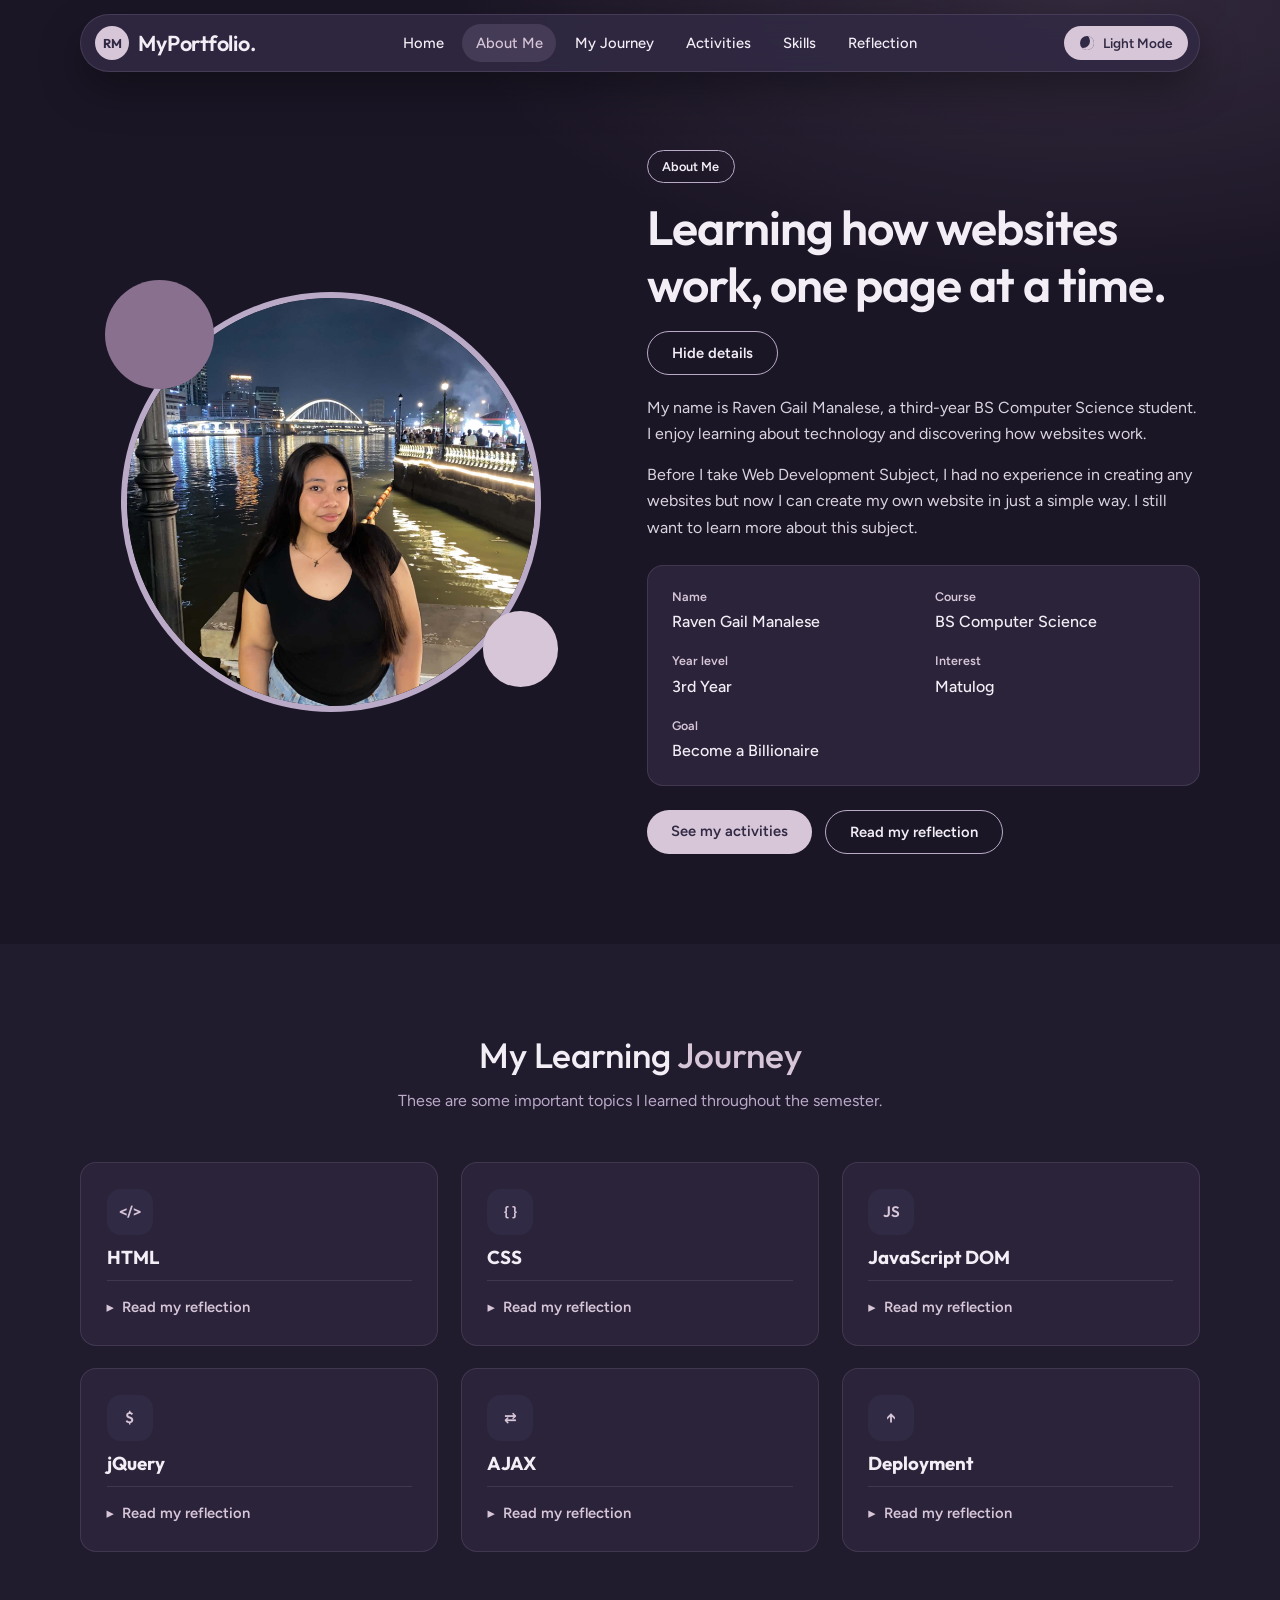
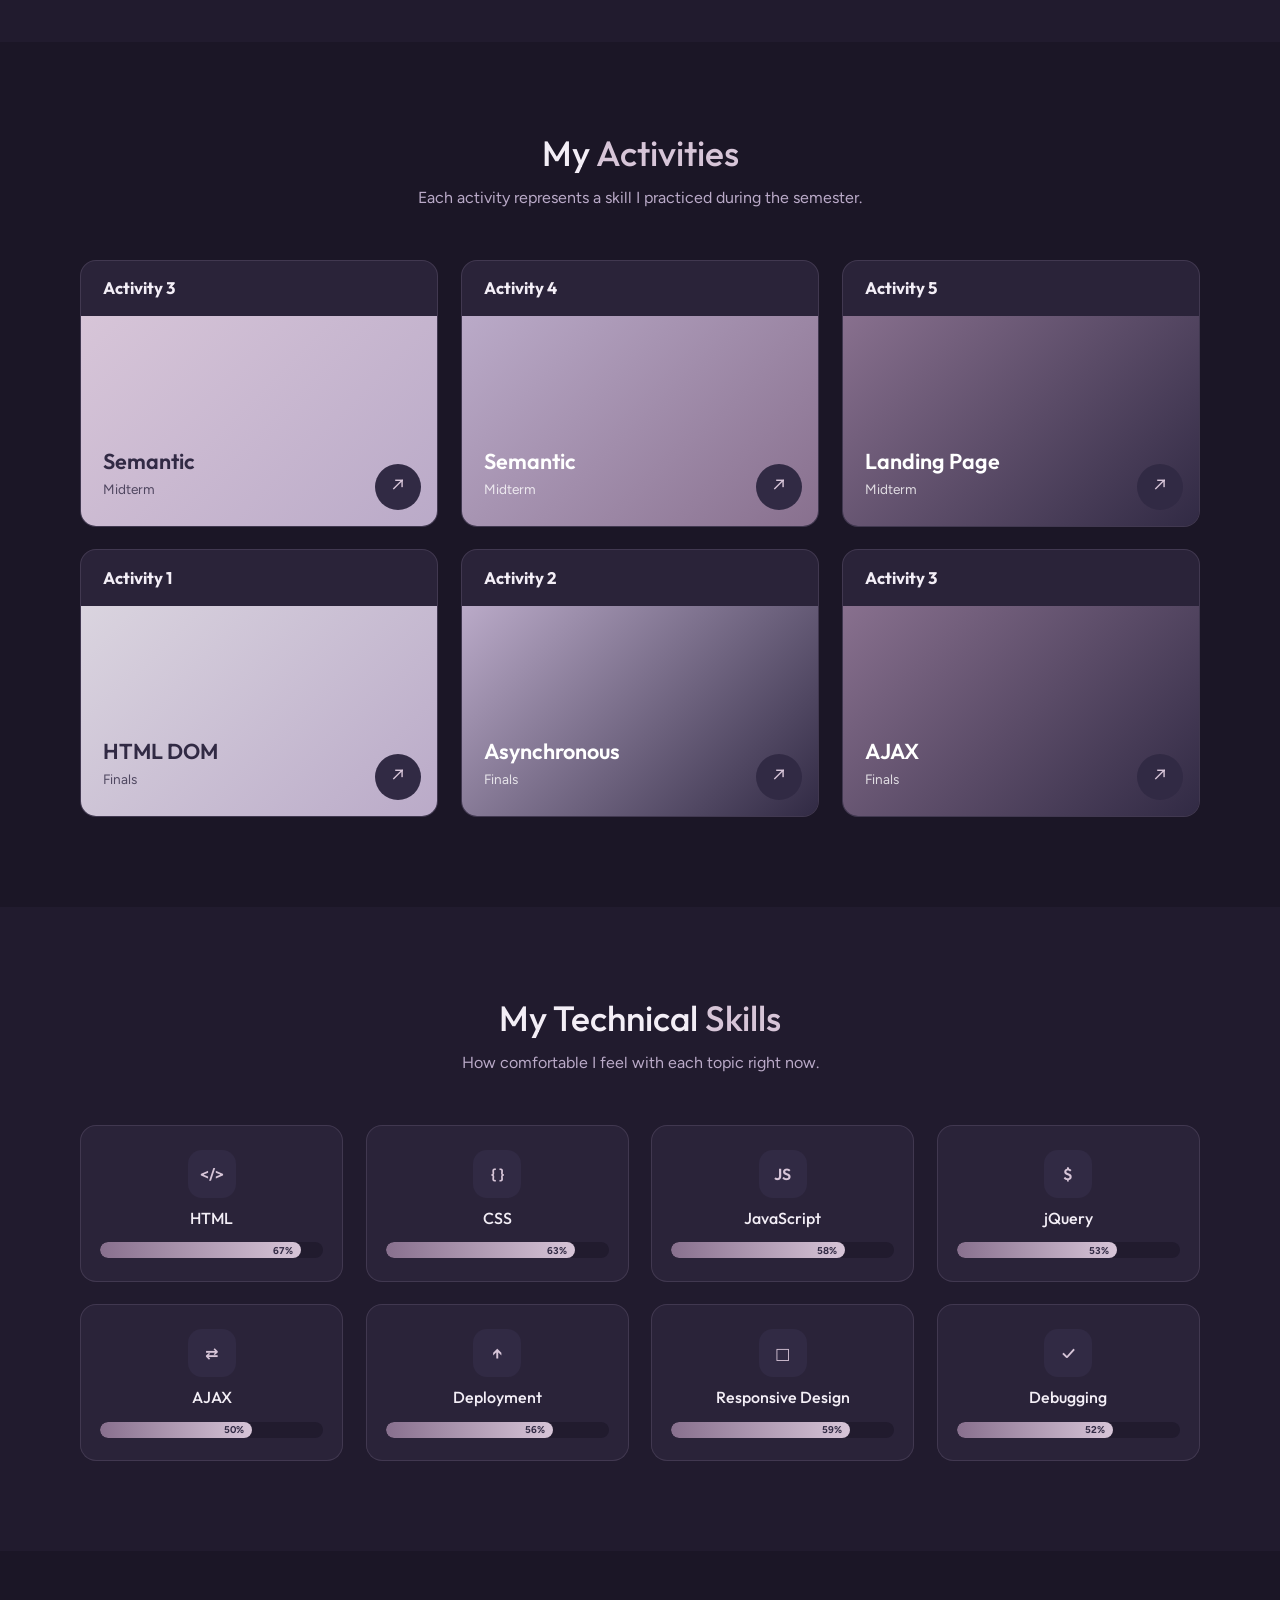
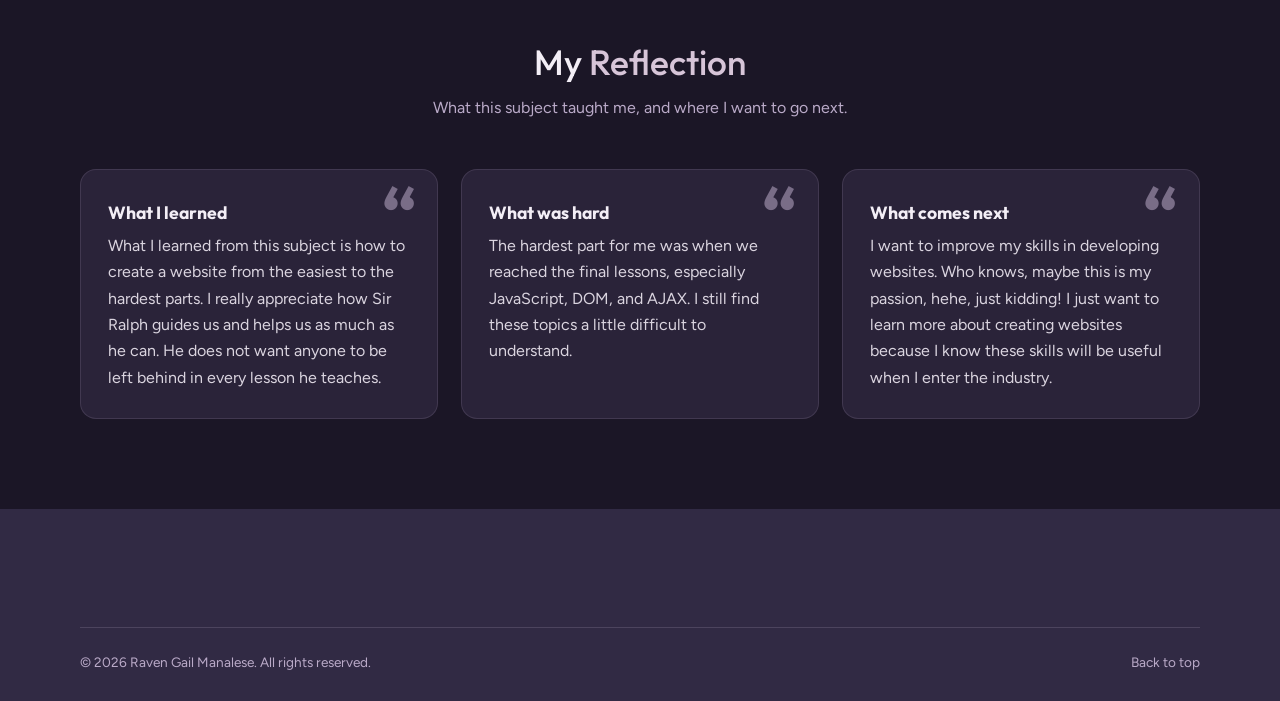
<file: index.html>
<!DOCTYPE html>
<html lang="en" data-theme="dark">

<head>
    <meta charset="UTF-8">
    <meta name="viewport" content="width=device-width, initial-scale=1">
    <title> Raven Gail Manalese| MyPortfolio</title>
    <meta name="description"
        content="Portfolio of Raven Gail Manalese, a third-year BS Computer Science student learning web development.">

     <meta property="og:type" content="website">
    <meta property="og:title" content="Raven Gail Manalese | Portfolio">
    <meta property="og:description" content="Portfolio of Raven Gail Manalese, a third-year BS Computer Science student learning web development.">
    <meta property="og:url" content="https://gail-jade.vercel.app/">
    <meta property="og:image" content="https://gail-jade.vercel.app/preview.jpg">
    <meta name="twitter:card" content="summary_large_image">
    
    <link rel="preconnect" href="https://fonts.googleapis.com">
    <link rel="preconnect" href="https://fonts.gstatic.com" crossorigin>
    <link
        href="https://fonts.googleapis.com/css2?family=Outfit:wght@400;500;600;700&family=Figtree:wght@400;500;600&display=swap"
        rel="stylesheet">
    <link rel="stylesheet" href="style.css">
</head>

<body>

    <a class="skip" href="#main">Skip to content</a>

    <!-- NAV -->
    <header class="nav-wrap">
        <nav class="nav" aria-label="Main">
            <a href="#home" class="brand"><span class="brand-mark">RM</span><span
                    class="brand-name">MyPortfolio.</span></a>

            <ul class="nav-links" id="navLinks">
                <li><a href="#home" class="active">Home</a></li>
                <li><a href="#about">About Me</a></li>
                <li><a href="#journey">My Journey</a></li>
                <li><a href="#activities">Activities</a></li>
                <li><a href="#skills">Skills</a></li>
                <li><a href="#reflection">Reflection</a></li>
            </ul>

            <div class="nav-actions">
                <button class="theme-toggle" id="themeToggle" type="button" aria-label="Switch to light mode">
                    <span class="theme-dot" aria-hidden="true"></span>
                    <span class="theme-label">Light Mode</span>
                </button>
                <button class="menu-btn" id="menuBtn" type="button" aria-label="Open menu" aria-expanded="false"
                    aria-controls="navLinks">
                    <span></span><span></span><span></span>
                </button>
            </div>
        </nav>
    </header>

    <main id="main">

        <!-- HERO / ABOUT -->
        <section class="hero" id="home">
            <div class="container hero-grid">
                <div class="portrait">
                    <span class="blob blob-a" aria-hidden="true"></span>
                    <span class="blob blob-b" aria-hidden="true"></span>
                    <div class="portrait-ring">
                        <img src="eh.jpg" alt="Portrait of Raven Gail Manalese">
                    </div>
                </div>

                <div class="hero-copy">
                    <span class="pill">About Me</span>
                    <h1>Learning how websites work, one page at a time.</h1>
                    <button type="button" class="btn btn-outline about-toggle" id="aboutToggle" aria-expanded="true"
                        aria-controls="aboutContent">Hide details</button>

                    <div class="about-content" id="aboutContent">
                        <div class="about-inner">

                            <p class="lead" id="about">My name is Raven Gail Manalese, a third-year BS Computer Science
                                student. I
                                enjoy learning about technology and discovering how websites work.</p>
                            <p class="lead">Before I take Web Development Subject, I had no experience in creating
                                any websites but now I can create my own website in just a simple way. I still want to
                                learn more about this subject.</p>

                            <dl class="info-card">
                                <div>
                                    <dt>Name</dt>
                                    <dd>Raven Gail Manalese</dd>
                                </div>
                                <div>
                                    <dt>Course</dt>
                                    <dd>BS Computer Science</dd>
                                </div>
                                <div>
                                    <dt>Year level</dt>
                                    <dd>3rd Year</dd>
                                </div>
                                <div>
                                    <dt>Interest</dt>
                                    <dd>Matulog</dd>
                                </div>
                                <div class="wide">
                                    <dt>Goal</dt>
                                    <dd>Become a Billionaire</dd>
                                </div>
                            </dl>

                            <div class="btn-row">
                                <a href="#activities" class="btn btn-solid">See my activities</a>
                                <a href="#reflection" class="btn btn-outline">Read my reflection</a>
                            </div>
                        </div>
                    </div>
        </section>

        <!-- JOURNEY -->
        <section class="section" id="journey">
            <div class="container">
                <header class="section-head">
                    <h2>My Learning <em>Journey</em></h2>
                    <p>These are some important topics I learned throughout the semester.</p>
                </header>

                <div class="grid grid-3">
                    <article class="card topic">
                        <span class="topic-icon" aria-hidden="true">&lt;/&gt;</span>
                        <h1>HTML</h1>
                        <details>
                            <summary>Read my reflection</summary>
                            <p>For my reflection in HTML, nung una nadadalian pa
                                ako and nakakaenjoy siya gawin and natuto po ako dito na mag arrange ng maayos ng code
                                sa HTML.</p>
                        </details>
                    </article>

                    <article class="card topic">
                        <span class="topic-icon" aria-hidden="true">{ }</span>
                        <h1>CSS</h1>
                        <details>
                            <summary>Read my reflection</summary>
                            <p>For my reflection in CSS, natuwa ako kasi pwede na ako mag design and mas
                                maganda na siya na mata but nakakalito minsan and natuto po ako dito sa mga color
                                combination hehe dating hindi tumitingin sa color
                                palette yung "bahala na si batman" HAHAHHA ngayon gumagamit nang
                                color palette para mas maganda napo yung color combination.</p>
                        </details>
                    </article>

                    <article class="card topic">
                        <span class="topic-icon" aria-hidden="true">JS</span>
                        <h1>JavaScript DOM</h1>
                        <details>
                            <summary>Read my reflection</summary>
                            <p>For my reflection in Javascript,
                                dito napo ako nahirapan pero nagegets ko naman po yung mga function ng every code po,
                                so far need kopa po ito aralin pa.</p>
                        </details>
                    </article>

                    <article class="card topic">
                        <span class="topic-icon" aria-hidden="true">$</span>
                        <h1>jQuery</h1>
                        <details>
                            <summary>Read my reflection</summary>
                            <p>Nahirapan napo ako dito sir hehe </p>
                        </details>
                    </article>

                    <article class="card topic">
                        <span class="topic-icon" aria-hidden="true">&#8644;</span>
                        <h1>AJAX</h1>
                        <details>
                            <summary>Read my reflection</summary>
                            <p>Nahirapan din po ako dito sir hihi</p>
                        </details>
                    </article>

                    <article class="card topic">
                        <span class="topic-icon" aria-hidden="true">&#8593;</span>
                        <h1>Deployment</h1>
                        <details>
                            <summary>Read my reflection</summary>
                            <p>For deployment naman po is first time kopo
                                ito hehe so far nakuha ko naman po if how to deploy a website.</p>
                        </details>
                    </article>
                </div>
            </div>
        </section>

        <!-- ACTIVITIES -->
        <section class="section" id="activities">
            <div class="container">
                <header class="section-head">
                    <h2>My <em>Activities</em></h2>
                    <p>Each activity represents a skill I practiced during the semester.</p>
                </header>

                <div class="grid grid-3">
                    <article class="card activity">
                        <h3>Activity 3</h3>
                        <div class="thumb thumb-1">
                            <span>Semantic</span>
                            <small>Midterm</small>
                            <a class="go" href="act4semantic/Manalese/myprofile.html"
                                aria-label="Open Activity 3">&#8599;</a>
                        </div>
                    </article>

                    <article class="card activity">
                        <h3>Activity 4</h3>
                        <div class="thumb thumb-2">
                            <span>Semantic</span>
                            <small>Midterm</small>
                            <a class="go" href="act4semantic/Manalese/home.html"
                                aria-label="Open Activity 4">&#8599;</a>
                        </div>
                    </article>

                    <article class="card activity">
                        <h3>Activity 5</h3>
                        <div class="thumb thumb-3">
                            <span>Landing Page</span>
                            <small>Midterm</small>
                            <a class="go" href="act5landingpage/Manalese_Act5/home.html"
                                aria-label="Open Activity 5">&#8599;</a>
                        </div>
                    </article>

                    <article class="card activity">
                        <h3>Activity 1 </h3>
                        <div class="thumb thumb-4">
                            <span>HTML DOM</span>
                            <small>Finals</small>
                            <a class="go" href="activity1/MANALESE_FINALS_ACT1/index1.html"
                                aria-label="Open Activity 1">&#8599;</a>
                        </div>
                    </article>

                    <article class="card activity">
                        <h3>Activity 2</h3>
                        <div class="thumb thumb-5">
                            <span>Asynchronous</span>
                            <small>Finals</small>
                            <a class="go" href="manalesefinalsactivity2/MANALESE_FINALS_ACTIVITY2/index2.html"
                                aria-label="Open Activity 2">&#8599;</a>
                        </div>
                    </article>

                    <article class="card activity">
                        <h3>Activity 3</h3>
                        <div class="thumb thumb-3">
                            <span>AJAX</span>
                            <small>Finals</small>
                            <a class="go" href="activity3ajax/MANALESE_FINALS_ACT3/index3.html"
                                aria-label="Open Activity 3">&#8599;</a>
                        </div>
                    </article>

                </div>
            </div>
        </section>



        <!-- SKILLS -->
        <section class="section" id="skills">
            <div class="container">
                <header class="section-head">
                    <h2>My Technical <em>Skills</em></h2>
                    <p>How comfortable I feel with each topic right now.</p>
                </header>

                <div class="grid grid-4">
                    <div class="card skill" data-level="90">
                        <span class="skill-icon" aria-hidden="true">&lt;/&gt;</span>
                        <h3>HTML</h3>
                        <div class="bar" role="progressbar" aria-valuemin="0" aria-valuemax="100" aria-valuenow="90"
                            aria-label="HTML skill level"><span class="fill"><b class="pct">0%</b></span></div>
                    </div>
                    <div class="card skill" data-level="85">
                        <span class="skill-icon" aria-hidden="true">{ }</span>
                        <h3>CSS</h3>
                        <div class="bar" role="progressbar" aria-valuemin="0" aria-valuemax="100" aria-valuenow="85"
                            aria-label="CSS skill level"><span class="fill"><b class="pct">0%</b></span></div>
                    </div>
                    <div class="card skill" data-level="78">
                        <span class="skill-icon" aria-hidden="true">JS</span>
                        <h3>JavaScript</h3>
                        <div class="bar" role="progressbar" aria-valuemin="0" aria-valuemax="100" aria-valuenow="78"
                            aria-label="JavaScript skill level"><span class="fill"><b class="pct">0%</b></span></div>
                    </div>
                    <div class="card skill" data-level="72">
                        <span class="skill-icon" aria-hidden="true">$</span>
                        <h3>jQuery</h3>
                        <div class="bar" role="progressbar" aria-valuemin="0" aria-valuemax="100" aria-valuenow="72"
                            aria-label="jQuery skill level"><span class="fill"><b class="pct">0%</b></span></div>
                    </div>
                    <div class="card skill" data-level="68">
                        <span class="skill-icon" aria-hidden="true">&#8644;</span>
                        <h3>AJAX</h3>
                        <div class="bar" role="progressbar" aria-valuemin="0" aria-valuemax="100" aria-valuenow="68"
                            aria-label="AJAX skill level"><span class="fill"><b class="pct">0%</b></span></div>
                    </div>
                    <div class="card skill" data-level="75">
                        <span class="skill-icon" aria-hidden="true">&#8593;</span>
                        <h3>Deployment</h3>
                        <div class="bar" role="progressbar" aria-valuemin="0" aria-valuemax="100" aria-valuenow="75"
                            aria-label="Deployment skill level"><span class="fill"><b class="pct">0%</b></span></div>
                    </div>
                    <div class="card skill" data-level="80">
                        <span class="skill-icon" aria-hidden="true">&#9633;</span>
                        <h3>Responsive Design</h3>
                        <div class="bar" role="progressbar" aria-valuemin="0" aria-valuemax="100" aria-valuenow="80"
                            aria-label="Responsive design skill level"><span class="fill"><b class="pct">0%</b></span>
                        </div>
                    </div>
                    <div class="card skill" data-level="70">
                        <span class="skill-icon" aria-hidden="true">&#10003;</span>
                        <h3>Debugging</h3>
                        <div class="bar" role="progressbar" aria-valuemin="0" aria-valuemax="100" aria-valuenow="70"
                            aria-label="Debugging skill level"><span class="fill"><b class="pct">0%</b></span></div>
                    </div>
                </div>
            </div>
        </section>

        <!-- REFLECTION -->
        <section class="section" id="reflection">
            <div class="container">
                <header class="section-head">
                    <h2>My <em>Reflection</em></h2>
                    <p>What this subject taught me, and where I want to go next.</p>
                </header>

                <div class="grid grid-3">
                    <article class="card quote">
                        <span class="quote-mark" aria-hidden="true">&ldquo;</span>
                        <h3>What I learned</h3>
                        <p> What I learned from this subject is how to create a website
                            from the easiest to the hardest parts. I really appreciate
                            how Sir Ralph guides us and helps us as much as he can.
                            He does not want anyone to be left behind in every lesson he teaches.</p>
                    </article>
                    <article class="card quote">
                        <span class="quote-mark" aria-hidden="true">&ldquo;</span>
                        <h3>What was hard</h3>
                        <p>The hardest part for me was when we reached the final lessons,
                            especially JavaScript, DOM, and AJAX. I still find these topics a little difficult to
                            understand.</p>
                    </article>
                    <article class="card quote">
                        <span class="quote-mark" aria-hidden="true">&ldquo;</span>
                        <h3>What comes next</h3>
                        <p>I want to improve my skills in developing websites.
                            Who knows, maybe this is my passion, hehe, just kidding!
                            I just want to learn more about creating websites because I know
                            these skills will be useful when I enter the industry.</p>
                    </article>
                </div>
            </div>
        </section>

    </main>

    <!-- FOOTER -->
    <footer class="footer">

        <div class="container footer-bottom">
            <span>&copy; <span id="year">2026</span> Raven Gail Manalese. All rights reserved.</span>
            <a href="#home">Back to top</a>
        </div>
    </footer>

    <script src="script.js"></script>
</body>

</html>
</file>
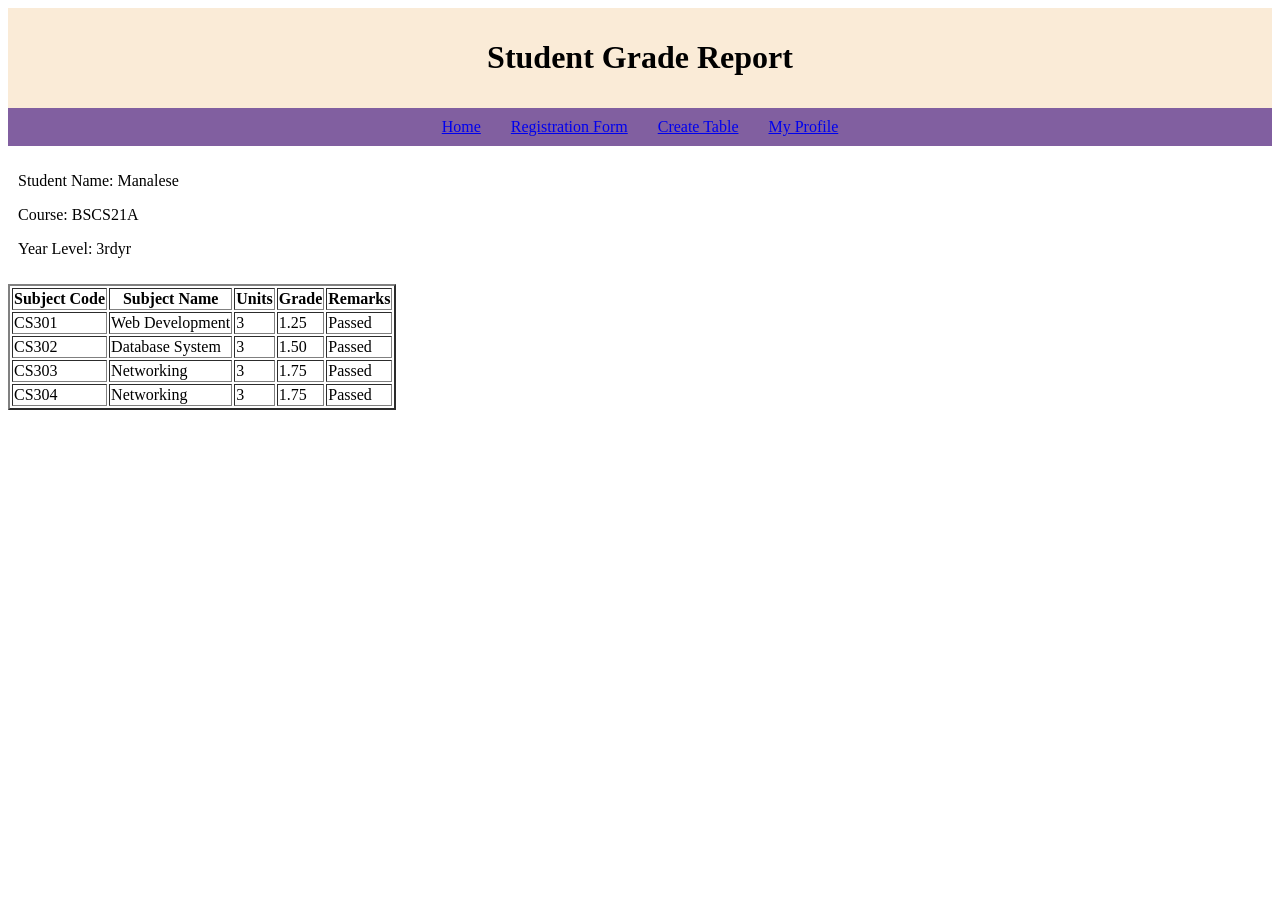
<file: act4semantic/Manalese/createtable.html>
<!DOCTYPE html>
<html lang="en">

<head>
    <meta charset="UTF-8">
    <meta name="viewport" content="width=device-width, initial-scale=1.0">
    <title>Document</title>
</head>

<body>

    <header style="background-color: antiquewhite; text-align:center; padding: 10px;">
        <h1>Student Grade Report</h1>
    </header>

    <nav
        style="background-color: rgb(129, 95, 160); text-align:center; padding: 10px; display:flex; justify-content:center;gap: 30px;">
        <a href="home.html">Home</a>
        <a href="registrationform.html">Registration Form</a>
        <a href="createtable.html">Create Table</a>
        <a href="myprofile.html">My Profile</a>
    </nav>

    <section style="background-color: rgb(255, 255, 255);padding: 10px; flex:4">
        <p> Student Name: Manalese</p>
        <p>Course: BSCS21A</p>
        <p>Year Level: 3rdyr</p>
    </section>

    <table border="2">

        <tr>
            <th>Subject Code</th>
            <th>Subject Name</th>
            <th>Units</th>
            <th>Grade</th>
            <th>Remarks</th>
        </tr>

        <tr>
            <td>CS301</td>
            <td>Web Development</td>
            <td>3</td>
            <td>1.25</td>
            <td>Passed</td>
        </tr>

        <tr>
            <td>CS302</td>
            <td>Database System</td>
            <td>3</td>
            <td>1.50</td>
            <td>Passed</td>
        </tr>

        <tr>
            <td>CS303</td>
            <td>Networking</td>
            <td>3</td>
            <td>1.75</td>
            <td>Passed</td>
        </tr>

        <tr>
            <td>CS304</td>
            <td>Networking</td>
            <td>3</td>
            <td>1.75</td>
            <td>Passed</td>
        </tr>



    </table>

</body>

</html>
</file>
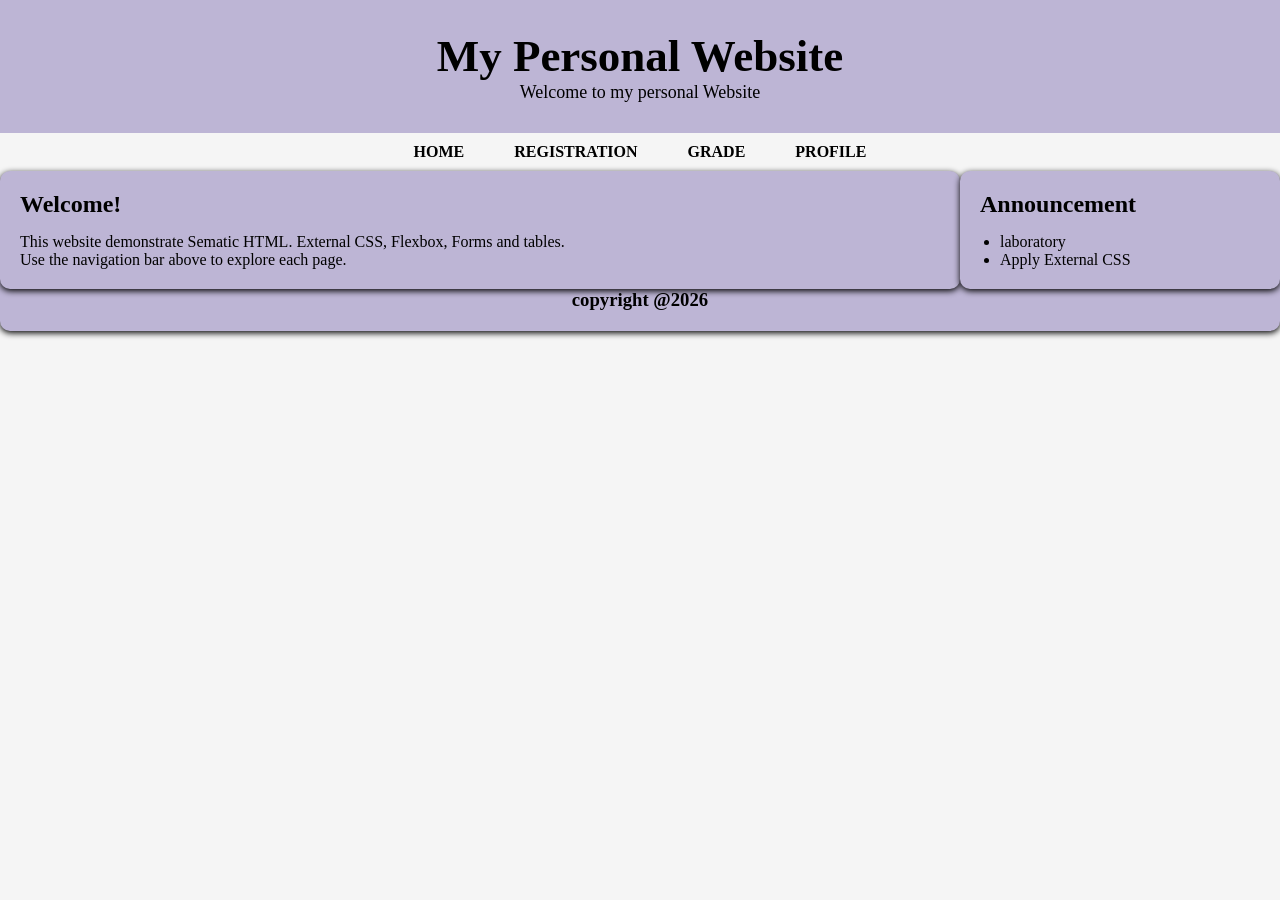
<file: act4semantic/Manalese/home.html>
<!DOCTYPE html>
<html lang="en">

<head>
    <meta charset="UTF-8">
    <meta name="viewport" content="width=device-width, initial-scale=1.0">
    <title> HOME </title>
    <link rel="stylesheet" href="design.css">
</head>

<body>

    <header>
        <h1> My Personal Website </h1>
        <p>Welcome to my personal Website</p>
    </header>

    <nav>
        <a href="home.html"> HOME </a>
        <a href="registration.html"> REGISTRATION</a>
        <a href="grade.html"> GRADE</a>
        <a href="profile.html"> PROFILE</a>
    </nav>

    <section class="welcomecontainer">
        <h2> Welcome!</h2>
        <p>This website demonstrate Sematic HTML. External CSS, Flexbox, Forms and tables.</p>
        <p>Use the navigation bar above to explore each page.</p>
    </section>

    <aside class="announcement">
        <h2>Announcement </h2>
        <ul>
            <li> laboratory</li>
            <li> Apply External CSS</li>
        </ul>

    </aside>

    </div>







    <footer>
        <h3> copyright @2026</h3>
    </footer>

</body>

</html>
</file>
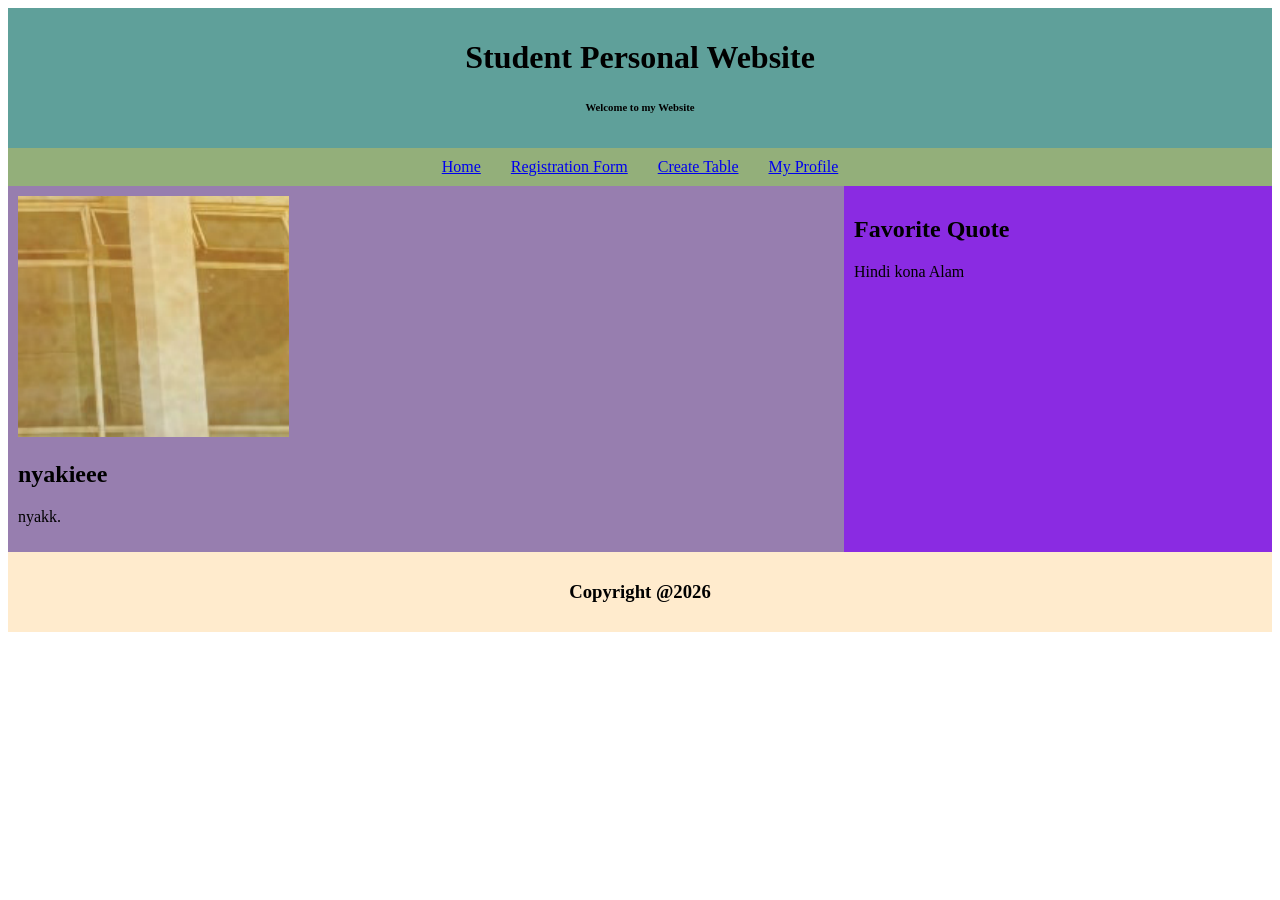
<file: act4semantic/Manalese/myprofile.html>
<!DOCTYPE html>
<html lang="en">

<head>
    <meta charset="UTF-8">
    <meta name="viewport" content="width=device-width, initial-scale=1.0">
    <title>Document</title>
</head>

<body>

    <header style="background-color: rgb(95, 160, 154); text-align:center; padding: 10px;">
        <h1> Student Personal Website</h1>
        <h6> Welcome to my Website </h6>
    </header>

    <nav
        style="background-color: rgb(147, 175, 122); text-align:center; padding: 10px; display:flex; justify-content:center;gap: 30px;">
        <a href="myprofile.html">Home</a>
        <a href="registrationform.html">Registration Form</a>
        <a href="createtable.html">Create Table</a>
        <a href="myprofile.html">My Profile</a>
    </nav>

    <div style="display: flex;">
        <section style="background-color: rgb(151, 126, 175);padding: 10px; flex:4">
            <img src="img1.png">
            <h1>nyakieee</h1>
            <p> nyakk.</p>
        </section>

        <aside style="background-color: blueviolet;padding: 10px; flex:2">
            <h2> Favorite Quote</h2>
            <p>Hindi kona Alam</p>
        </aside>
    </div>

    <footer style="background-color: blanchedalmond; text-align:center; padding: 10px;">
        <h3>Copyright @2026</h3>
    </footer>

</body>

</html>
</file>
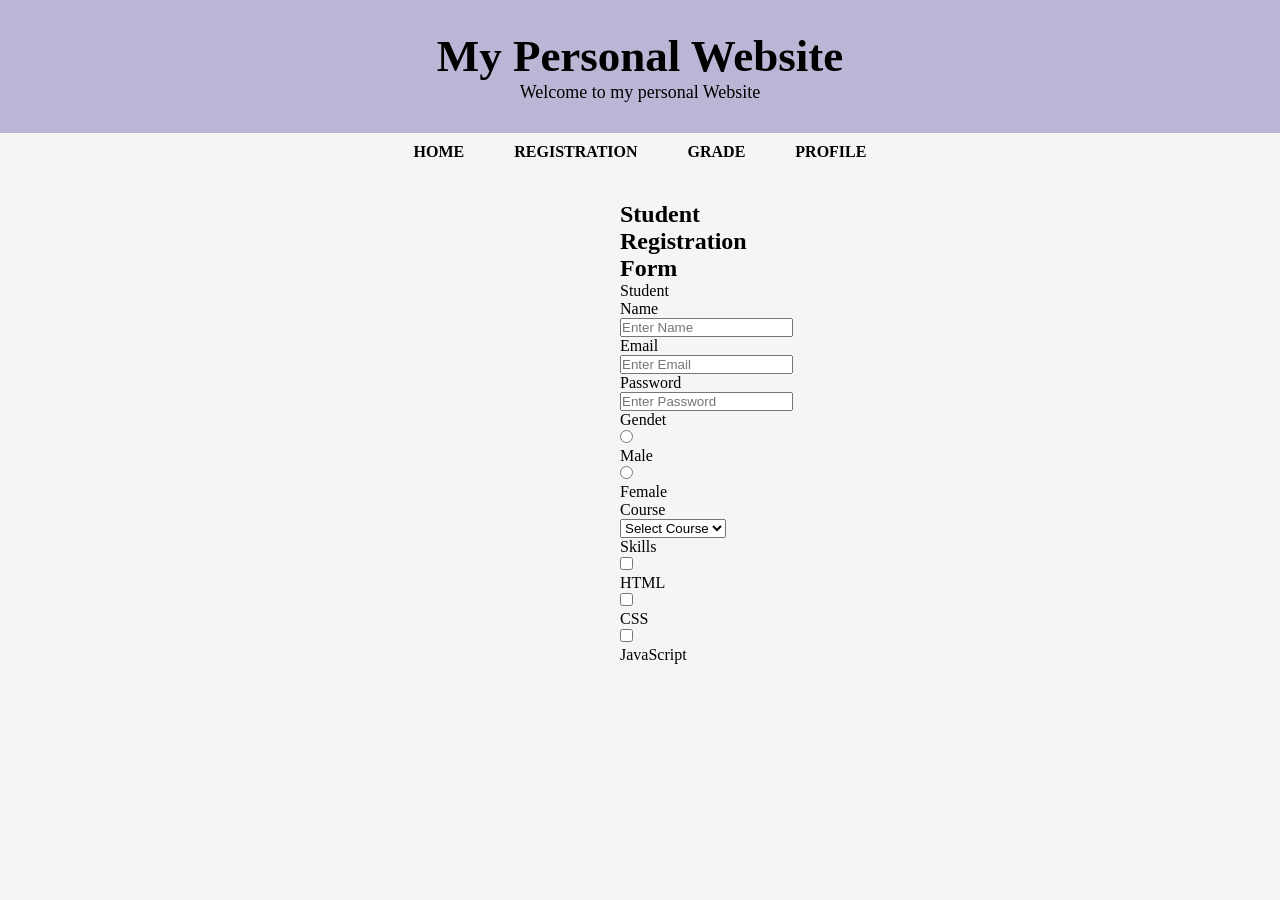
<file: act4semantic/Manalese/registration.html>
<!DOCTYPE html>
<html lang="en">
<head>
    <meta charset="UTF-8">
    <meta name="viewport" content="width=device-width, initial-scale=1.0">
    <title>Document</title>
    <link rel="stylesheet" href="design.css">
</head>
<body>
    
 <header>
        <h1> My Personal Website </h1> 
        <p>Welcome to my personal Website</p>
    </header>

    <nav>
        <a href="home.html"> HOME </a>
        <a href="registration.html"> REGISTRATION</a>
        <a href="grade.html"> GRADE</a>
        <a href="profile.html"> PROFILE</a>
    </nav>

    <main>
        <div class="form">
            <h2>Student Registration Form</h2>
            <form>
                <div class="formgroup">
                    <label>Student Name</label>
                    <input type="text" placeholder="Enter Name">
                </div>

                <div class="formgroup">
                    <label> Email</label>
                    <input type="email" placeholder="Enter Email">
                </div>

                <div class="formgroup">
                    <label> Password</label>
                    <input type="password" placeholder="Enter Password">
                </div>

                <div class="formgroup">
                    <label> Gendet</label>
                    <div>
                        <label><input type="radio" name="gender" value="male"> Male</label>
                        <label><input type="radio" name="gender" value="female"> Female</label>
                    </div>
                </div>

                 <div class="formgroup">
                    <label> Course</label>
                    <select>
                        <option value="" disabled selected> Select Course</option>
                        <option value="BSCS"> BSCS </option>
                        <option value="BSIT"> BSIT </option>
                    </select>
                </div>

                <div class="formgroup">
                    <label> Skills</label>
                    <div class="checkbox">
                        <label><input type="checkbox" value="html"> HTML</label>
                        <label><input type="checkbox" value="css"> CSS</label>
                        <label><input type="checkbox" value="javascript"> JavaScript</label>
                    </div>
                </div>

            </form>
        </div>
    </main>
</body>
</html>
</file>
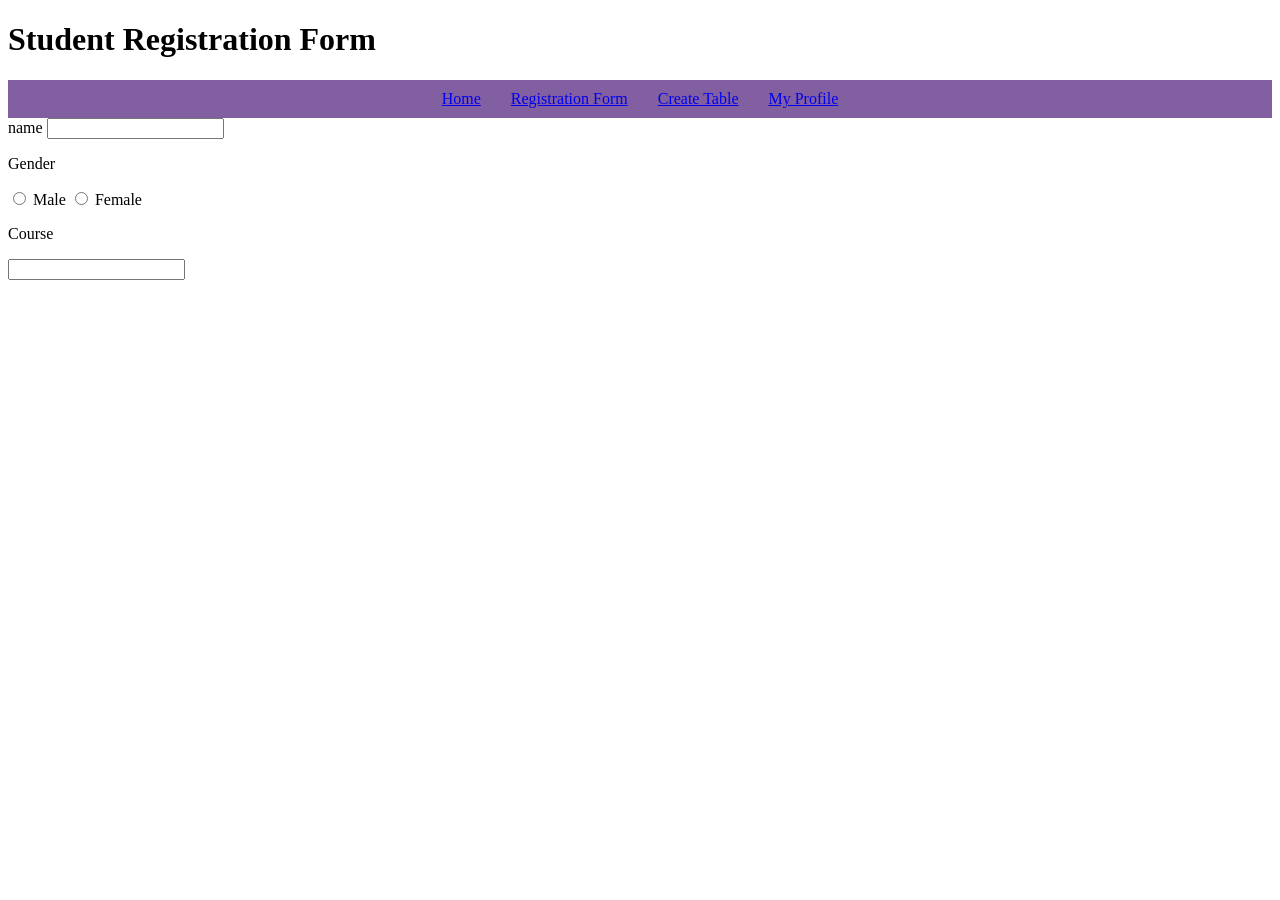
<file: act4semantic/Manalese/registrationform.html>
<!DOCTYPE html>
<html lang="en">
<head>
    <meta charset="UTF-8">
    <meta name="viewport" content="width=device-width, initial-scale=1.0">
    <title>Document</title>
</head>
<body>

     <header> 
        <h1>Student Registration Form</h1>
    </header>

    <nav style="background-color: rgb(129, 95, 160); text-align:center; padding: 10px; display:flex; justify-content:center;gap: 30px;">
        <a href="home.html">Home</a>
        <a href="registrationform.html">Registration Form</a>
        <a href="createtable.html">Create Table</a>
        <a href="myprofile.html">My Profile</a>
    </nav>

    <form>
        <label for="name">name</label>
        <input type="text">
    </form>

     <form>
        <p>Gender</p>
        <input type="radio" >
        <label>Male</label>
        <input type="radio">
        <label>Female</label>
     </form>

     <form>
        <p>Course</p>
        <input type="selection box">
        <label></label>
     </form>
     <form></form>
</body>
</html>
</file>
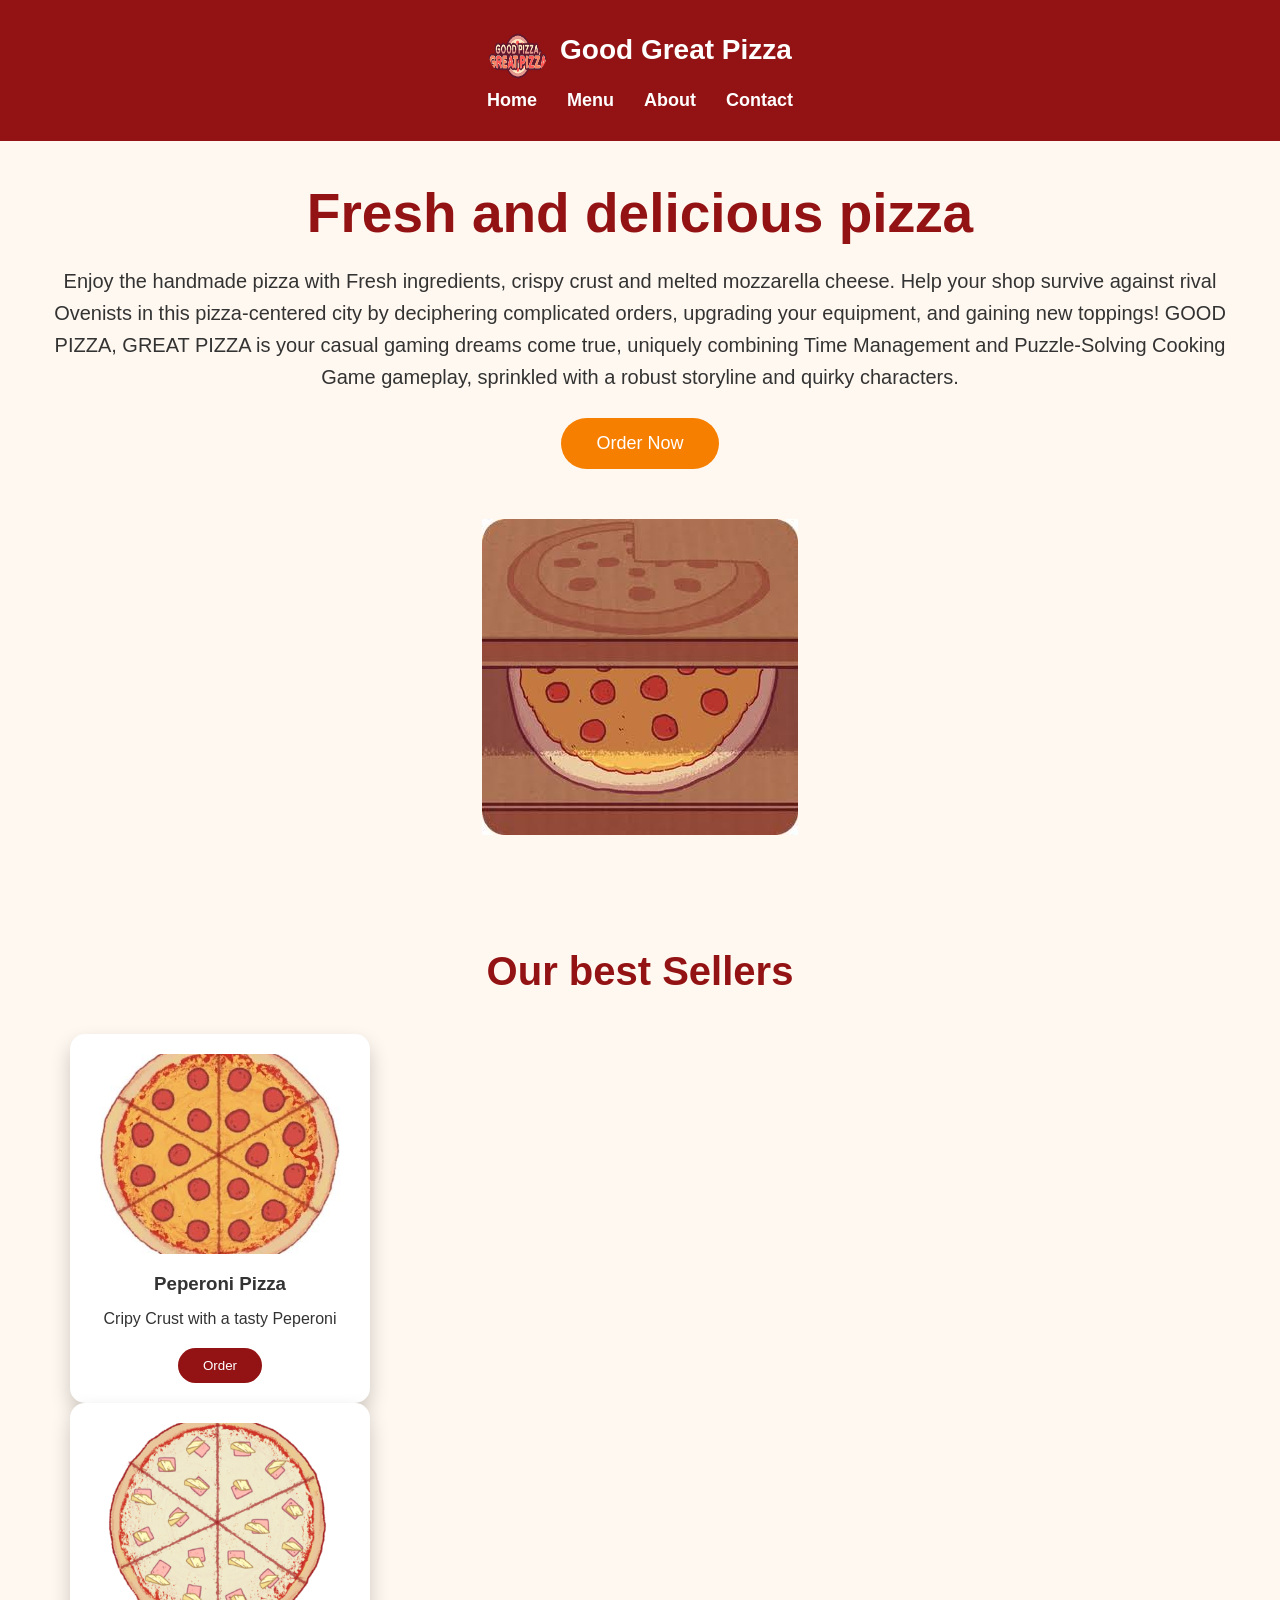
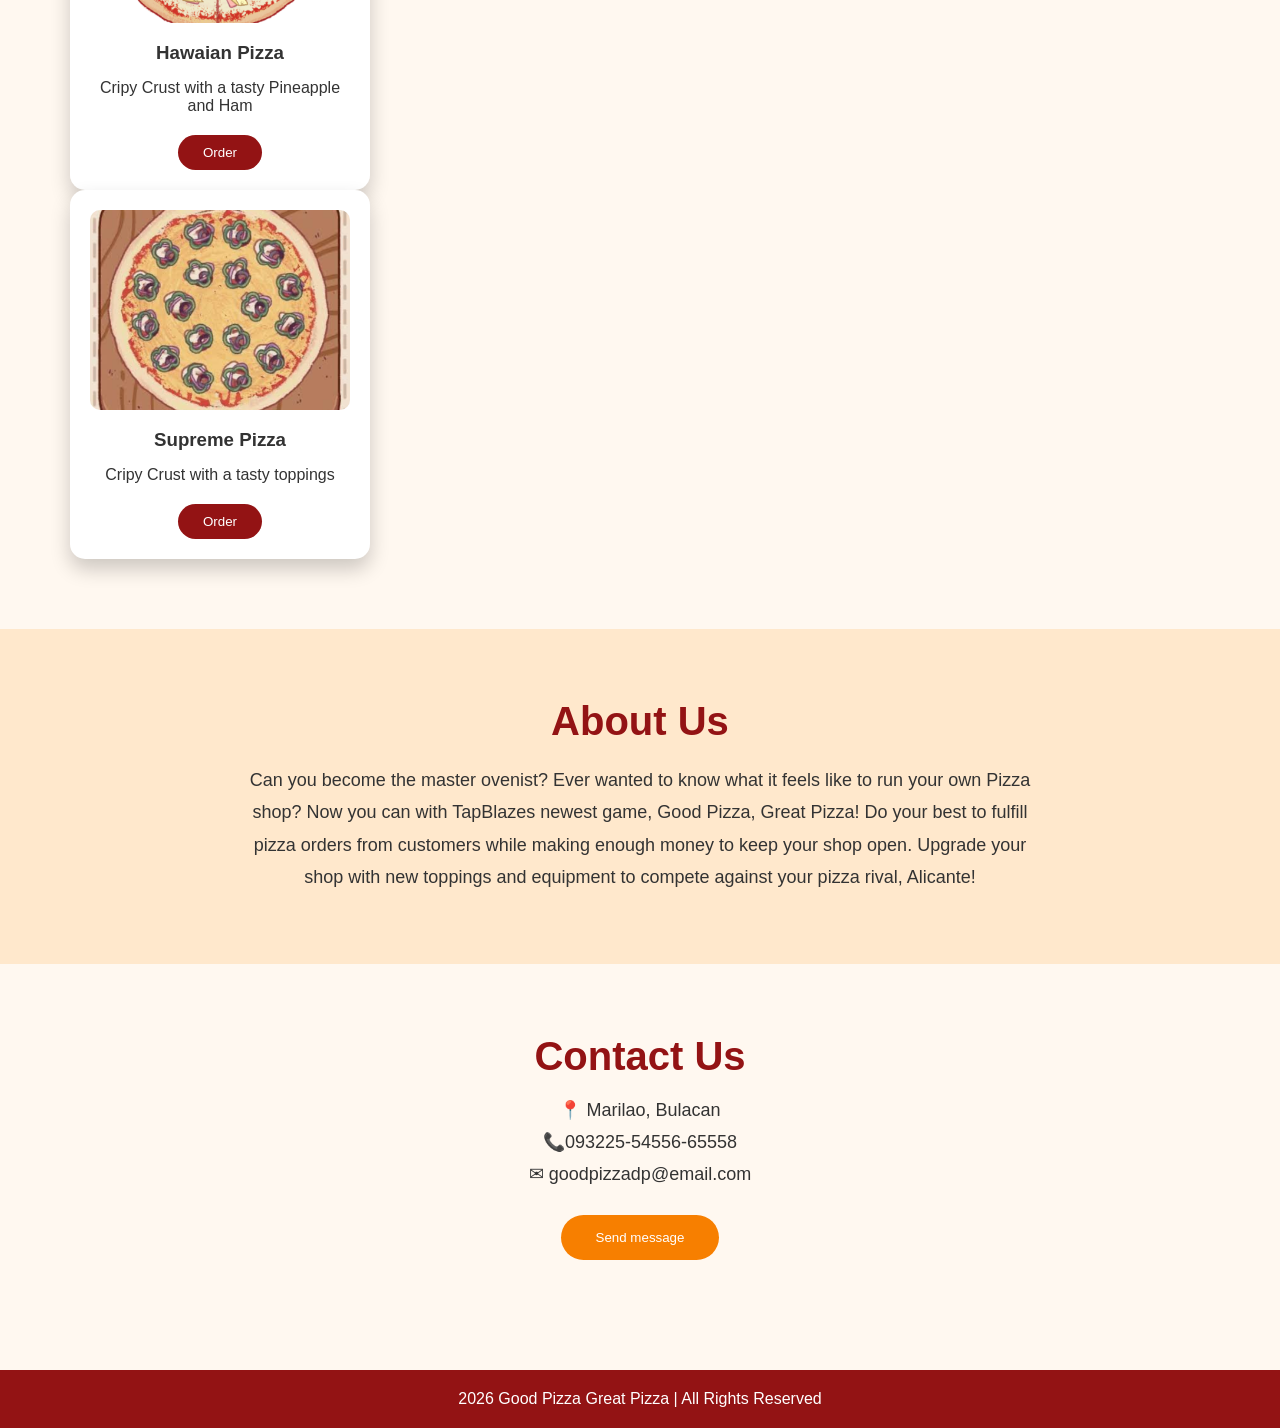
<file: act5landingpage/Manalese_Act5/home.html>
<!DOCTYPE html>
<html lang="en">
<head>
    <meta charset="UTF-8">
    <meta name="viewport" content="width=device-width, initial-scale=1.0">
    <title>Document</title>
    <link rel="stylesheet" href="style.css">
</head>
<body>

    <header>
        <nav>

            <div class="logo">
                <img src="gpgp_logo02.png" alt="gpgplogo">
                <h2>Good Great Pizza</h2>
            </div>

            <ul class="nav-links">
                <li><a href="#home">Home</a></li>
                <li><a href="#menu">Menu</a></li>
                <li><a href="#about">About</a></li>
                <li><a href="#contact">Contact</a></li>
            </ul>

        </nav>
    </header>

    <main>
        <section class="hero" id="home">
            <div class="hero-text">
                <h1>Fresh and delicious pizza</h1>
                <p>
                    Enjoy the handmade pizza with Fresh
                    ingredients,
                    crispy crust and melted mozzarella cheese.
                     Help your shop survive against rival Ovenists in this pizza-centered city by deciphering complicated orders, 
                     upgrading your equipment, and gaining new toppings! GOOD PIZZA, GREAT PIZZA is your casual gaming dreams come true,
                     uniquely combining Time Management and Puzzle-Solving Cooking Game   gameplay, sprinkled with a robust storyline and quirky characters.
                </p>
                  <button>Order Now</button>
            </div>
            <div class="hero-image">
                <img src="gpgp.jpg" alt="Pizza">
            </div>
        </section>

        <section class="menu" id="menu">
        <h2>Our best Sellers</h2>
        <div class="card">
                <img src="gpgp_peperoni.jpg">
                <h3>Peperoni Pizza</h3>
                <p>Cripy Crust with a tasty Peperoni</p>
                <button>Order</button>
        </div>
       

        <div class="card">
                <img src="gpgp_hawaian.png">
                <h3>Hawaian Pizza</h3>
                <p>Cripy Crust with a tasty Pineapple and Ham</p>
                <button>Order</button>
        </div>

        <div class="card">
                <img src="gpgp_supreme.png">
                <h3>Supreme Pizza</h3>
                <p>Cripy Crust with a tasty toppings</p>
                <button>Order</button>
        </div>
         </section>

         <section class="about" id="about">
            <h2>About Us</h2>

            <p>
                Can you become the master ovenist?
                Ever wanted to know what it feels like to run your own Pizza shop? 
                Now you can with TapBlazes newest game, Good Pizza, Great Pizza!
                Do your best to fulfill pizza orders from customers while making enough money to keep your shop open. 
                Upgrade your shop with new toppings and equipment to compete against your pizza rival, Alicante!
            </p>
         </section>

         <section class="contact" id="contact">
            <h2>Contact Us</h2>

            <p>📍 Marilao, Bulacan</p>
            <p>📞093225-54556-65558</p>
            <p>✉ goodpizzadp@email.com</p>

            <button>Send message</button>
         </section>
    </main>

    <footer>
        <p>2026 Good Pizza Great Pizza | All Rights Reserved</p>
    </footer>
    
</body>
</html>
</file>
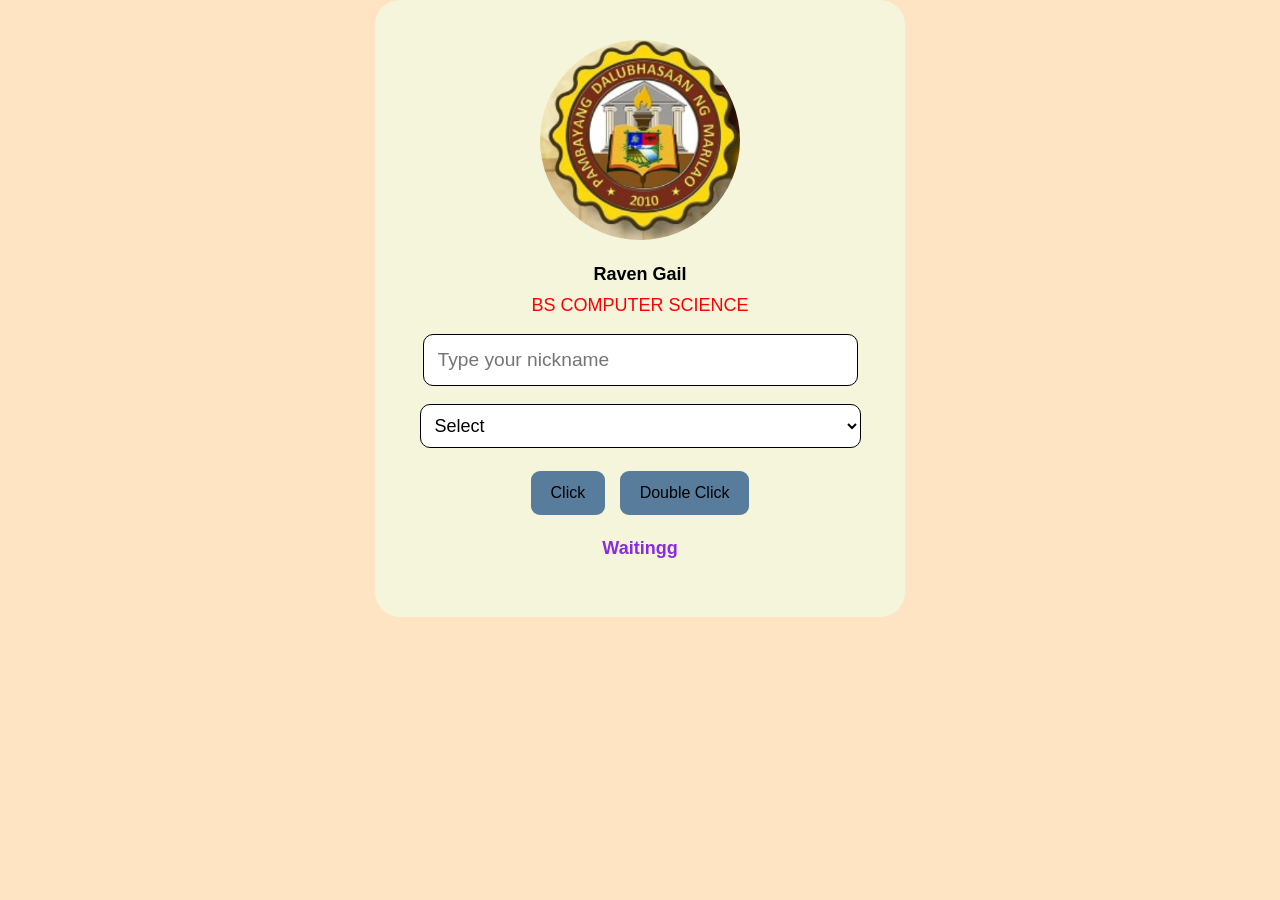
<file: activity1/MANALESE_FINALS_ACT1/index1.html>
<!DOCTYPE html>
<html lang="en">

<head>
    <meta charset="UTF-8">
    <meta name="viewport" content="width=device-width, initial-scale=1.0">
    <title>HTML DOM</title>
    <link rel="stylesheet" href="style.css">
</head>

<body>

    <div id="card">

        <img src="logo.png" id="image1" width="150px">

        <h1 id="second"> Raven Gail</h1>

        <div id="third"> BS COMPUTER SCIENCE</div>

        <br>

        <div>
            <input type="text" id="input1" placeholder="Type your nickname">

            <br><br>

            <select id="year">
                <option value=""> Select </option>
                <option value="1st Year"> 1st Year </option>
                <option value="2nd Year"> 2nd Year </option>
                <option value="3rd Year"> 3rd Year </option>
                <option value="4th Year"> 4th Year </option>
            </select>
        </div>

        <br>

        <button id="btn1"> Click</button>
        <button id="btn2"> Double Click </button>

        <br>

        <p id="indicator">Waitingg</p>
        <p id="display"></p>

    </div>

    <script src="script.js"></script>
</body>

</html>
</file>
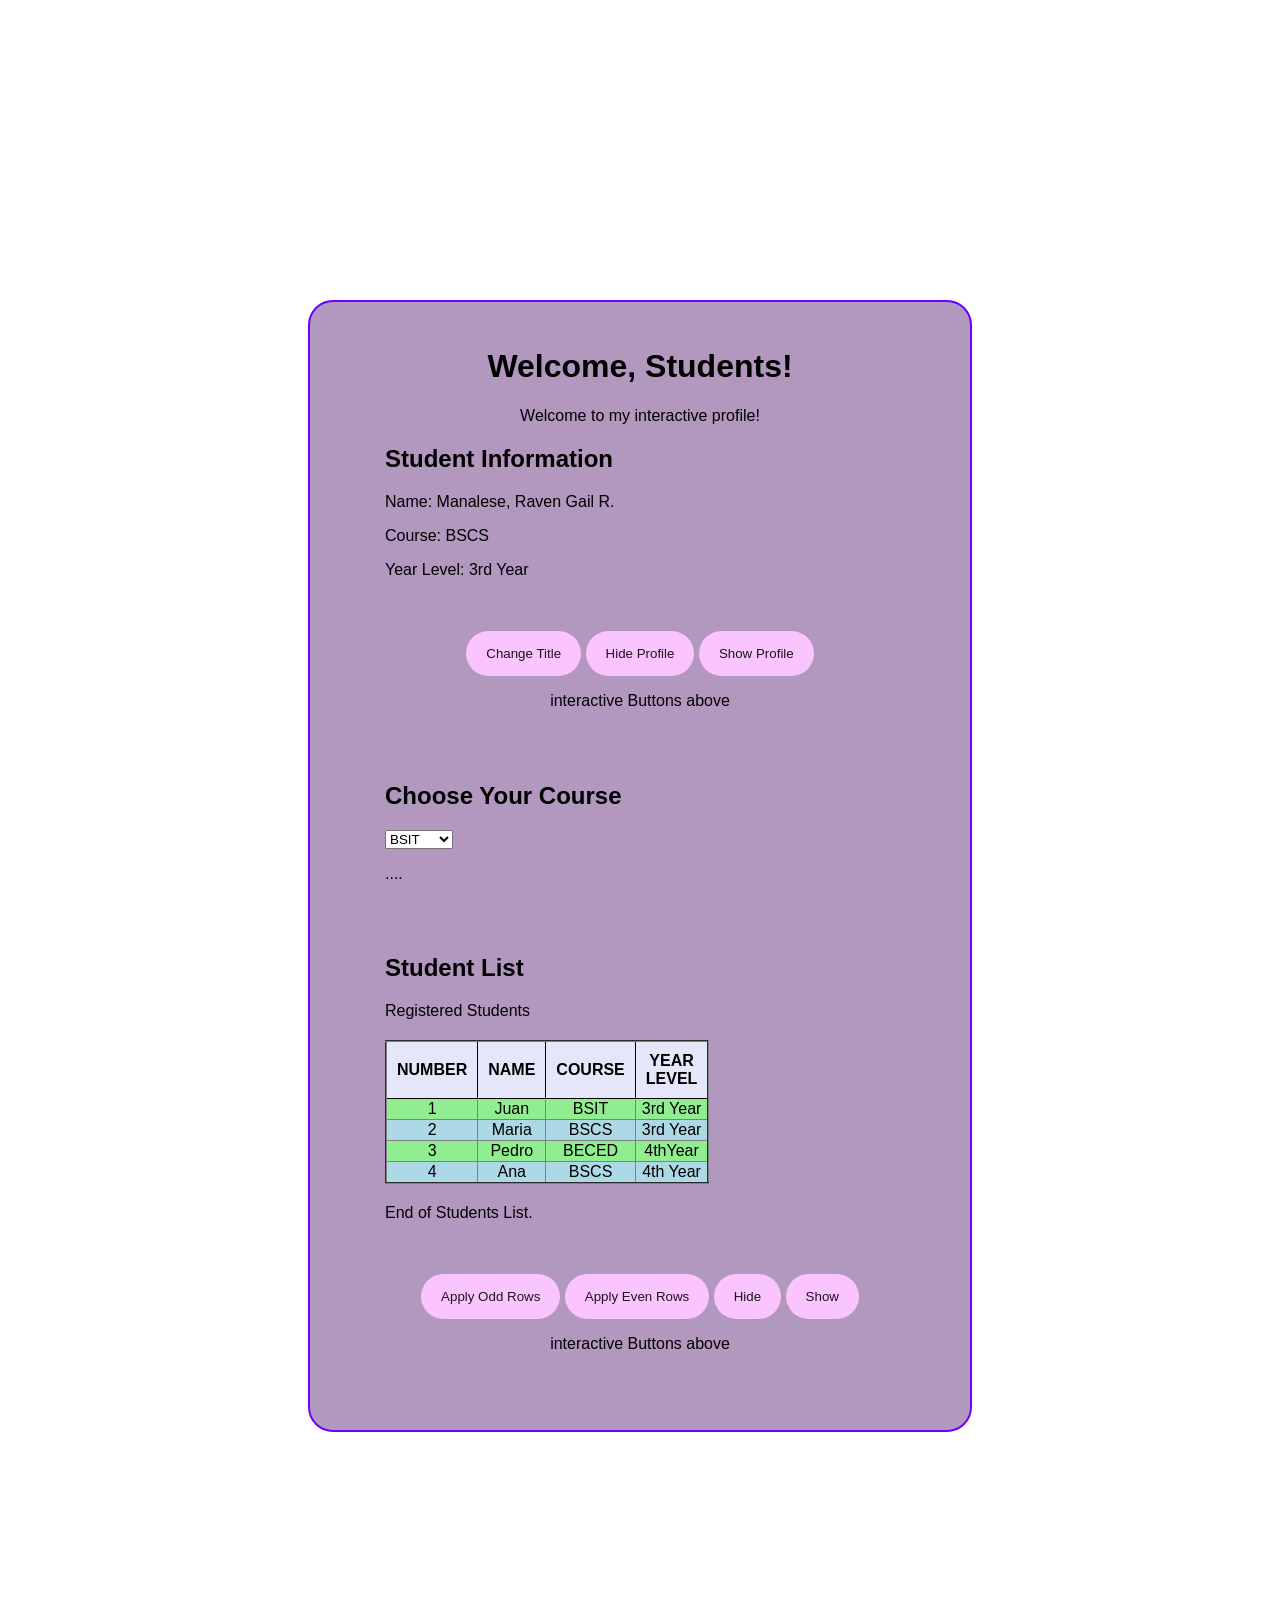
<file: activity3ajax/MANALESE_FINALS_ACT3/index3.html>
<!DOCTYPE html>
<html lang="en">

<head>
    <meta charset="UTF-8">
    <meta name="viewport" content="width=device-width, initial-scale=1.0">
    <title>AJAX</title>
    <script src="https://code.jquery.com/jquery-3.7.1.min.js"></script>
</head>
<style>
    body {
        font-family: Arial, Helvetica, sans-serif;
        text-align: center;
        margin-top: 45px;
    }

    .card {
        background-color: rgb(178, 151, 190);
        margin: 300px;
        border: solid 2px rgb(111, 0, 255);
        border-radius: 25px;
        padding: 25px;
    }

    button {
        padding: 15px 20px;
        background-color: rgb(250, 196, 255);
        color: rgb(31, 19, 28);
        border-radius: 25px;
        border: none;
    }

    .studinfo {
        text-align: left;
        margin-left: 50px;
        width: 300px;
    }

    .course {
        text-align: left;
        margin-left: 50px;
        width: 300px;
    }

    .studlist {
        text-align: left;
        margin-left: 50px;
        width: 300px;
    }

    table {
        width: 80%;
        margin: 20px auto;
        border-collapse: collapse;
        text-align: center;
    }

    th {
        background-color: white;
        padding: 10px;
        border: 1px solid;
        width: 50%;
    }
</style>

<body>

    <div class="card">
        <h1 id="message"> Welcome, Students!</h1>

        <p> Welcome to my interactive profile! </p>

        <div class="studinfo">

            <h2> Student Information</h2>
            <p>Name: Manalese, Raven Gail R.</p>
            <p>Course: BSCS</p>
            <p> Year Level: 3rd Year</p>

        </div>


        <br><br>

        <button id="btnChange"> Change Title </button>
        <button id="btnHide"> Hide Profile </button>
        <button id="btnShow"> Show Profile </button>

        <p id="message1"> interactive Buttons above </p>

        <br> <br>

        <div class="course">


            <h2>Choose Your Course</h2>

            <select id="course">
                <option value="BSIT"> BSIT</option>
                <option value="BSCS"> BSCS</option>
                <option value="BECED">BECED</option>
            </select>

            <p id="message3"> ....</p>
            <br> <br>

        </div>

        <div class="studlist">
            <h2> Student List </h2>
            <p>Registered Students</p>
            <table border="2" align="center" id="table">
                <tr>
                    <th> NUMBER </th>
                    <th> NAME </th>
                    <th> COURSE</th>
                    <th> YEAR LEVEL </th>
                </tr>

                <tr>
                    <td>1</td>
                    <td>Juan</td>
                    <td>BSIT</td>
                    <td>3rd Year</td>
                </tr>

                <tr>
                    <td>2</td>
                    <td>Maria</td>
                    <td>BSCS</td>
                    <td>3rd Year</td>
                </tr>

                <tr>
                    <td>3</td>
                    <td>Pedro</td>
                    <td>BECED</td>
                    <td>4thYear</td>
                </tr>

                <tr>
                    <td>4</td>
                    <td>Ana</td>
                    <td>BSCS</td>
                    <td>4th Year</td>
                </tr>
            </table>

            <p>End of Students List.</p>
        </div>


        <br><br>

        <button id="btnOdd"> Apply Odd Rows </button>
        <button id="btnEven"> Apply Even Rows </button>
        <button id="btnhidetbl"> Hide </button>
        <button id="btnshowtbl"> Show </button>

        <p id="message3"> interactive Buttons above </p>

        <br> <br>
    </div>


    <script src="script.js"></script>
</body>

</html>
</file>
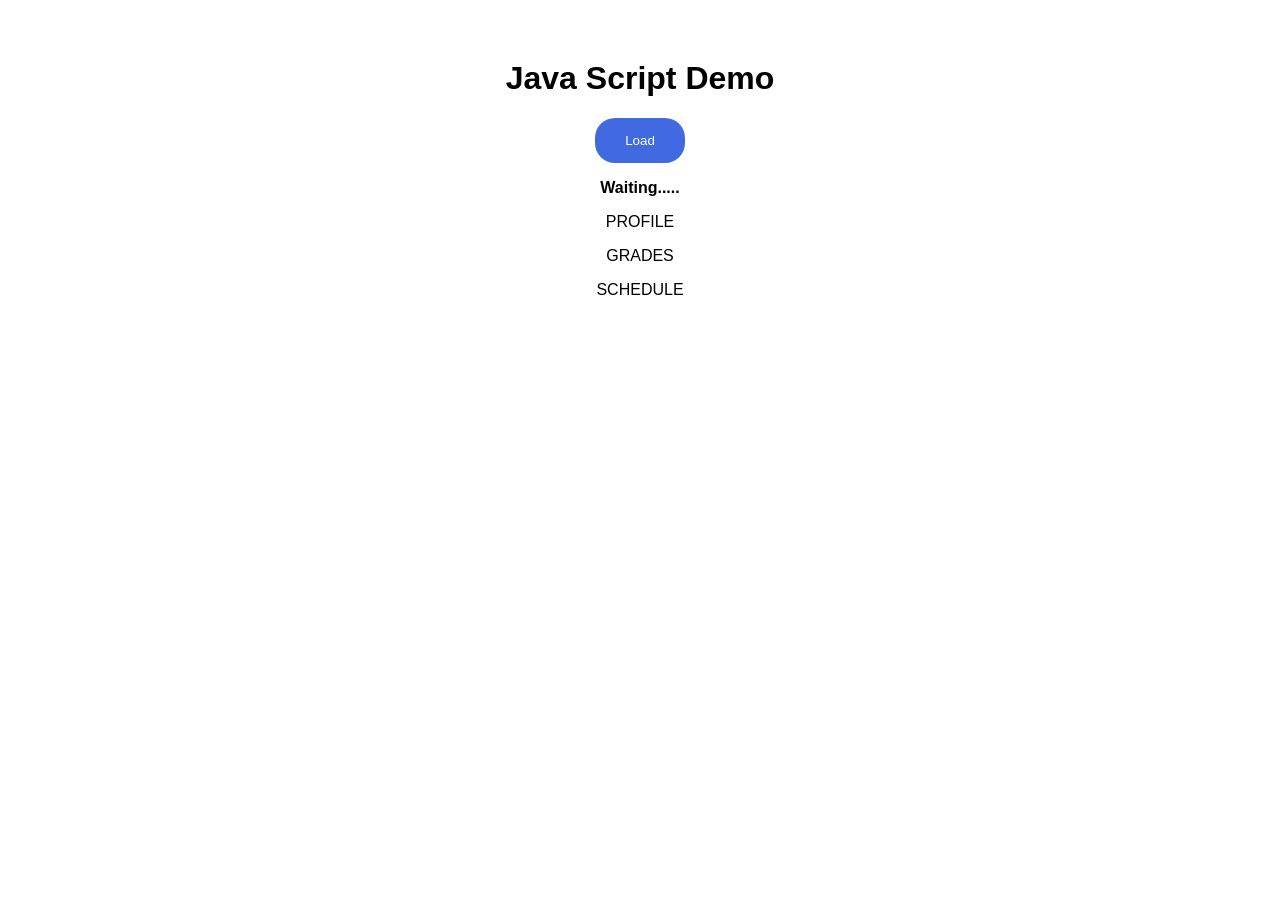
<file: manalesefinalsactivity2/MANALESE_FINALS_ACTIVITY2/index2.html>
<!DOCTYPE html>
<html lang="en">

<head>
    <meta charset="UTF-8">
    <meta name="viewport" content="width=device-width, initial-scale=1.0">
    <title>Asynchronous</title>
</head>

<style>
    body {
        text-align: center;
        margin-top: 60px;
        font-family: Arial, Helvetica, sans-serif;
    }

    button {
        background-color: royalblue;
        color: white;
        border: none;
        padding: 15px 30px;
        border-radius: 20px;
    }

    #message {
        font-weight: bold;
    }
</style>

<body>

    <h1>Java Script Demo</h1>

    <button id="loadbtn">Load</button>

    <P id="message"> Waiting.....</P>

    <p id="profile"> PROFILE</p>
    <P id="grades"> GRADES</P>
    <p id="schedule"> SCHEDULE</p>

    <script src="script.js"></script>

</body>

</html>
</file>
<file: style.css>
/* =========================================================
   Palette: Casa Chromatica "Midnight Orchid" set
   ========================================================= */
:root {
    --midnight-orchid: #312A44;
    --dusky-lilac: #88708E;
    --iris-mist: #BAAAC8;
    --plum-blossom: #D7C5D8;
    --silver-wisteria: #DAD4DF;

    --radius-lg: 22px;
    --radius-md: 16px;
    --radius-pill: 999px;

    --font-head: "Outfit", system-ui, sans-serif;
    --font-body: "Figtree", system-ui, sans-serif;

    --ease: cubic-bezier(.2, .7, .2, 1);
}

/* Dark theme (default) */
[data-theme="dark"] {
    --bg: #1B1626;
    --bg-alt: #211B2E;
    --surface: #2A2339;
    --surface-2: #312A44;
    --border: rgba(186, 170, 200, .16);
    --text: #DAD4DF;
    --muted: #BAAAC8;
    --heading: #F3EEF6;
    --accent: #D7C5D8;
    --accent-strong: #BAAAC8;
    --accent-ink: #312A44;
    --nav-bg: rgba(49, 42, 68, .88);
    --shadow: 0 18px 40px rgba(0, 0, 0, .35);
}

/* Light theme */
[data-theme="light"] {
    --bg: #F1EDF4;
    --bg-alt: #E8E2EC;
    --surface: #FBF9FC;
    --surface-2: #DAD4DF;
    --border: rgba(49, 42, 68, .14);
    --text: #4A4160;
    --muted: #6F6483;
    --heading: #312A44;
    --accent: #6C5577;
    --accent-strong: #88708E;
    --accent-ink: #FBF9FC;
    --nav-bg: rgba(251, 249, 252, .92);
    --shadow: 0 18px 40px rgba(49, 42, 68, .12);
}

*,
*::before,
*::after {
    box-sizing: border-box;
}

html {
    scroll-behavior: smooth;
    scroll-padding-top: 110px;
}

body {
    margin: 0;
    font-family: var(--font-body);
    font-size: 1rem;
    line-height: 1.65;
    color: var(--text);
    background: var(--bg);
    transition: background .35s var(--ease), color .35s var(--ease);
}

img {
    max-width: 100%;
    display: block;
}

a {
    color: inherit;
    text-decoration: none;
}

ul {
    list-style: none;
    margin: 0;
    padding: 0;
}

h1,
h2,
h3,
h4 {
    font-family: var(--font-head);
    color: var(--heading);
    margin: 0;
    line-height: 1.2;
}

p {
    margin: 0;
}

:focus-visible {
    outline: 3px solid var(--accent-strong);
    outline-offset: 3px;
    border-radius: 6px;
}

.container {
    width: min(1120px, 92%);
    margin-inline: auto;
}

.skip {
    position: absolute;
    left: 1rem;
    top: -4rem;
    z-index: 100;
    background: var(--accent);
    color: var(--accent-ink);
    padding: .6rem 1rem;
    border-radius: 8px;
}

.skip:focus {
    top: 1rem;
}

/* ---------- NAV ---------- */
.nav-wrap {
    position: fixed;
    inset: 14px 0 auto;
    z-index: 50;
}

.nav {
    width: min(1120px, 92%);
    margin-inline: auto;
    display: flex;
    align-items: center;
    justify-content: space-between;
    gap: 1rem;
    padding: .55rem .7rem .55rem .9rem;
    background: var(--nav-bg);
    backdrop-filter: blur(12px);
    border: 1px solid var(--border);
    border-radius: var(--radius-pill);
    box-shadow: var(--shadow);
}

.brand {
    display: inline-flex;
    align-items: center;
    gap: .55rem;
}

.brand-mark {
    display: grid;
    place-items: center;
    width: 34px;
    height: 34px;
    border-radius: 50%;
    background: var(--plum-blossom);
    color: var(--midnight-orchid);
    font: 700 .8rem var(--font-head);
}

.brand-name {
    font: 600 1.35rem var(--font-head);
    color: var(--heading);
    letter-spacing: -.01em;
}

.nav-links {
    display: flex;
    gap: .3rem;
}

.nav-links a {
    display: block;
    padding: .45rem .85rem;
    border-radius: var(--radius-pill);
    font-size: .92rem;
    font-weight: 500;
    color: var(--heading);
    transition: background .2s, color .2s;
}

.nav-links a:hover {
    background: var(--border);
}

.nav-links a.active {
    color: var(--accent);
    background: var(--border);
}

.nav-actions {
    display: flex;
    align-items: center;
    gap: .5rem;
}

.theme-toggle {
    display: inline-flex;
    align-items: center;
    gap: .55rem;
    padding: .55rem 1rem;
    border-radius: var(--radius-pill);
    cursor: pointer;
    background: var(--accent);
    color: var(--accent-ink);
    border: 0;
    font: 600 .85rem var(--font-body);
    transition: transform .2s var(--ease), background .2s;
}

.theme-toggle:hover {
    transform: translateY(-1px);
}

.theme-dot {
    width: 14px;
    height: 14px;
    border-radius: 50%;
    background: var(--accent-ink);
    box-shadow: inset -4px -2px 0 0 var(--accent);
    transition: box-shadow .3s var(--ease);
}

[data-theme="light"] .theme-dot {
    box-shadow: none;
    background: var(--accent-ink);
}

.menu-btn {
    display: none;
    width: 40px;
    height: 40px;
    border: 0;
    border-radius: 50%;
    background: var(--border);
    cursor: pointer;
    padding: 0;
}

.menu-btn span {
    display: block;
    width: 18px;
    height: 2px;
    margin: 4px auto;
    background: var(--heading);
    transition: transform .25s, opacity .25s;
}

.menu-btn[aria-expanded="true"] span:nth-child(1) {
    transform: translateY(6px) rotate(45deg);
}

.menu-btn[aria-expanded="true"] span:nth-child(2) {
    opacity: 0;
}

.menu-btn[aria-expanded="true"] span:nth-child(3) {
    transform: translateY(-6px) rotate(-45deg);
}

/* ---------- HERO ---------- */
.hero {
    padding: 150px 0 90px;
    background:
        radial-gradient(900px 400px at 85% 0%, rgba(136, 112, 142, .22), transparent 70%),
        var(--bg);
}

.hero-grid {
    display: grid;
    grid-template-columns: 1fr 1.1fr;
    gap: 4rem;
    align-items: center;
}

.portrait {
    position: relative;
    width: min(420px, 100%);
    aspect-ratio: 1;
    margin-inline: auto;
}

.portrait-ring {
    position: absolute;
    inset: 0;
    border-radius: 50%;
    overflow: hidden;
    border: 6px solid var(--accent-strong);
    background: var(--surface-2);
}

.portrait-ring img {
    width: 100%;
    height: 100%;
    object-fit: cover;
}

.blob {
    position: absolute;
    border-radius: 50%;
    z-index: 2;
}

.blob-a {
    width: 26%;
    height: 26%;
    top: -3%;
    left: -4%;
    background: var(--dusky-lilac);
}

.blob-b {
    width: 18%;
    height: 18%;
    bottom: 6%;
    right: -4%;
    background: var(--plum-blossom);
}

.blob-a,
.blob-b {
    animation: float 6s ease-in-out infinite;
}

.blob-b {
    animation-delay: -3s;
}

@keyframes float {
    50% {
        transform: translateY(-10px);
    }
}

.pill {
    display: inline-block;
    padding: .3rem .9rem;
    margin-bottom: 1rem;
    border: 1px solid var(--accent-strong);
    border-radius: var(--radius-pill);
    font-size: .8rem;
    font-weight: 600;
    color: var(--heading);
}

.hero h1 {
    font-size: clamp(2rem, 4.2vw, 3rem);
    font-weight: 600;
    letter-spacing: -.02em;
    margin-bottom: 1.1rem;
}

.lead {
    margin-bottom: .9rem;
    max-width: 62ch;
    color: var(--text);
}

.info-card {
    display: grid;
    grid-template-columns: 1fr 1fr;
    gap: 1rem 1.5rem;
    margin: 1.5rem 0;
    padding: 1.3rem 1.5rem;
    background: var(--surface);
    border: 1px solid var(--border);
    border-radius: var(--radius-md);
}

.info-card .wide {
    grid-column: 1 / -1;
}

.info-card dt {
    font-size: .78rem;
    font-weight: 600;
    color: var(--accent);
    margin-bottom: .1rem;
}

.info-card dd {
    margin: 0;
    color: var(--heading);
    font-weight: 500;
}

.btn-row {
    display: flex;
    flex-wrap: wrap;
    gap: .8rem;
}

.btn {
    display: inline-block;
    padding: .75rem 1.5rem;
    border-radius: var(--radius-pill);
    font: 600 .92rem var(--font-body);
    transition: transform .2s var(--ease), background .2s, color .2s;
}

.btn:hover {
    transform: translateY(-2px);
}

.btn-solid {
    background: var(--accent);
    color: var(--accent-ink);
}

.btn-outline {
    border: 1.5px solid var(--accent-strong);
    color: var(--heading);
}

.btn-outline:hover {
    background: var(--accent-strong);
    color: var(--midnight-orchid);
}

/* ---------- SECTIONS ---------- */
.section {
    padding: 90px 0;
}

.section:nth-of-type(even) {
    background: var(--bg-alt);
}

.section-head {
    text-align: center;
    max-width: 560px;
    margin: 0 auto 3rem;
}

.section-head h2 {
    font-size: clamp(1.7rem, 3vw, 2.2rem);
    font-weight: 500;
    margin-bottom: .7rem;
}

.section-head h2 em {
    font-style: normal;
    color: var(--accent);
}

.section-head p {
    color: var(--muted);
}

.grid {
    display: grid;
    gap: 1.4rem;
}

.grid-3 {
    grid-template-columns: repeat(3, 1fr);
}

.grid-4 {
    grid-template-columns: repeat(4, 1fr);
}

.card {
    background: var(--surface);
    border: 1px solid var(--border);
    border-radius: var(--radius-md);
}

/* Journey */
.topic {
    padding: 1.6rem;
    display: flex;
    flex-direction: column;
    gap: .7rem;
}

.topic-icon {
    display: grid;
    place-items: center;
    width: 46px;
    height: 46px;
    border-radius: 14px;
    background: var(--surface-2);
    color: var(--plum-blossom);
    font: 600 .95rem var(--font-head);
}

[data-theme="light"] .topic-icon {
    color: var(--midnight-orchid);
}

.topic h3 {
    font-size: 1.15rem;
}

.topic>p {
    font-size: .95rem;
}

.topic details {
    margin-top: auto;
    padding-top: .9rem;
    border-top: 1px solid var(--border);
}

.topic summary {
    cursor: pointer;
    list-style: none;
    font-weight: 600;
    font-size: .92rem;
    color: var(--accent);
    display: flex;
    align-items: center;
    gap: .5rem;
}

.topic summary::-webkit-details-marker {
    display: none;
}

.topic summary::before {
    content: "\25B8";
    transition: transform .25s var(--ease);
}

.topic details[open] summary::before {
    transform: rotate(90deg);
}

.topic details p {
    margin-top: .7rem;
    padding: .8rem 1rem;
    font-size: .92rem;
    background: var(--bg-alt);
    border-radius: 12px;
    animation: reveal .3s var(--ease);
}

@keyframes reveal {
    from {
        opacity: 0;
        transform: translateY(-4px);
    }
}

/* Activities */
.activity {
    overflow: hidden;
    padding: 0;
}

.activity h3 {
    padding: 1.1rem 1.4rem;
    font-size: 1.05rem;
}

.thumb {
    position: relative;
    min-height: 210px;
    padding: 1.6rem 1.4rem;
    display: flex;
    flex-direction: column;
    justify-content: flex-end;
    gap: .2rem;
    color: var(--midnight-orchid);
}

.thumb span {
    font: 600 1.35rem/1.2 var(--font-head);
    max-width: 14ch;
}

.thumb small {
    font-size: .85rem;
    opacity: .8;
}

.thumb-1 {
    background: linear-gradient(135deg, #D7C5D8, #BAAAC8);
}

.thumb-2 {
    background: linear-gradient(135deg, #BAAAC8, #88708E);
    color: #fff;
}

.thumb-3 {
    background: linear-gradient(135deg, #88708E, #312A44);
    color: #fff;
}

.go {
    position: absolute;
    right: 1rem;
    bottom: 1rem;
    display: grid;
    place-items: center;
    width: 46px;
    height: 46px;
    border-radius: 50%;
    background: var(--midnight-orchid);
    color: var(--plum-blossom);
    font-size: 1.2rem;
    transition: transform .25s var(--ease);
}

.go:hover {
    transform: rotate(45deg) scale(1.08);
}

/* Skills */
.skill {
    padding: 1.5rem 1.2rem 1.4rem;
    text-align: center;
}

.skill-icon {
    display: grid;
    place-items: center;
    width: 48px;
    height: 48px;
    margin: 0 auto .7rem;
    border-radius: 14px;
    background: var(--surface-2);
    color: var(--plum-blossom);
    font: 600 1rem var(--font-head);
}

[data-theme="light"] .skill-icon {
    color: var(--midnight-orchid);
}

.skill h3 {
    font-size: 1rem;
    font-weight: 500;
    margin-bottom: .9rem;
}

.bar {
    height: 16px;
    border-radius: var(--radius-pill);
    background: var(--bg-alt);
    overflow: hidden;
}

.fill {
    display: flex;
    align-items: center;
    justify-content: flex-end;
    height: 100%;
    width: 0;
    padding-right: .5rem;
    border-radius: inherit;
    background: linear-gradient(90deg, var(--dusky-lilac), var(--plum-blossom));
    transition: width 1.3s var(--ease);
}

.pct {
    font: 700 .62rem var(--font-body);
    color: var(--midnight-orchid);
}

/* Reflection */
.quote {
    position: relative;
    padding: 2rem 1.7rem 1.7rem;
}

.quote-mark {
    position: absolute;
    top: .4rem;
    right: 1.3rem;
    font: 700 4.5rem/1 var(--font-head);
    color: var(--accent-strong);
    opacity: .55;
}

.quote h3 {
    font-size: 1.1rem;
    margin-bottom: .6rem;
}

/* ---------- FOOTER ---------- */
.footer {
    padding: 70px 0 28px;
    background: var(--midnight-orchid);
    color: var(--silver-wisteria);
}

.footer-grid {
    display: grid;
    grid-template-columns: 1.6fr 1fr 1fr 1.3fr;
    gap: 2.5rem;
}

.footer .brand-name {
    color: #fff;
}

.footer-note {
    margin-top: 1rem;
    max-width: 34ch;
    font-size: .92rem;
    color: var(--iris-mist);
}

.footer h4 {
    color: #fff;
    font-size: 1rem;
    margin-bottom: 1rem;
}

.footer li {
    margin-bottom: .55rem;
    font-size: .92rem;
    color: var(--iris-mist);
}

.footer li a:hover {
    color: #fff;
}

.footer-bottom {
    display: flex;
    justify-content: space-between;
    gap: 1rem;
    flex-wrap: wrap;
    margin-top: 3rem;
    padding-top: 1.4rem;
    border-top: 1px solid rgba(186, 170, 200, .2);
    font-size: .85rem;
    color: var(--iris-mist);
}

/* ---------- RESPONSIVE ---------- */
@media (max-width: 960px) {
    .grid-3 {
        grid-template-columns: repeat(2, 1fr);
    }

    .grid-4 {
        grid-template-columns: repeat(2, 1fr);
    }

    .hero-grid {
        grid-template-columns: 1fr;
        gap: 3rem;
    }

    .footer-grid {
        grid-template-columns: 1fr 1fr;
    }
}

@media (max-width: 860px) {
    .menu-btn {
        display: block;
    }

    .theme-label {
        display: none;
    }

    .theme-toggle {
        padding: .6rem;
    }

    .nav-links {
        position: absolute;
        top: calc(100% + 10px);
        left: 4%;
        right: 4%;
        flex-direction: column;
        gap: 0;
        padding: .6rem;
        background: var(--nav-bg);
        backdrop-filter: blur(12px);
        border: 1px solid var(--border);
        border-radius: var(--radius-md);
        box-shadow: var(--shadow);
        opacity: 0;
        visibility: hidden;
        transform: translateY(-8px);
        transition: opacity .2s, transform .2s, visibility .2s;
    }

    .nav-links.open {
        opacity: 1;
        visibility: visible;
        transform: none;
    }

    .nav-links a {
        padding: .75rem 1rem;
    }
}

@media (max-width: 600px) {

    .grid-3,
    .grid-4 {
        grid-template-columns: 1fr;
    }

    .section {
        padding: 64px 0;
    }

    .hero {
        padding-top: 120px;
    }

    .info-card {
        grid-template-columns: 1fr;
    }

    .footer-grid {
        grid-template-columns: 1fr;
    }
}

@media (prefers-reduced-motion: reduce) {
    html {
        scroll-behavior: auto;
    }

    *,
    *::before,
    *::after {
        animation: none !important;
        transition-duration: .01ms !important;
    }
}

.about-toggle {
    margin-bottom: 1.2rem;
    cursor: pointer;
    background: transparent;
}

.about-content {
    display: grid;
    grid-template-rows: 1fr;
    transition: grid-template-rows .4s var(--ease), opacity .3s;
}

.about-inner {
    overflow: hidden;
    min-height: 0;
}

.about-content.collapsed {
    grid-template-rows: 0fr;
    opacity: 0;
}

.thumb-4 {
    background: linear-gradient(135deg, #DAD4DF, #BAAAC8);
}

.thumb-5 {
    background: linear-gradient(135deg, #BAAAC8, #312A44);
    color: #fff;
}

.thumb-6 {
    background: linear-gradient(135deg, #312A44, #88708E);
    color: #fff;
}
</file>
<file: act4semantic/Manalese/design.css>
*{
    box-sizing: border-box;
    margin: 0;
    padding: 0;
}

body{
    background-color: whitesmoke;
  
}

header{
    background-color: #bdb5d5;
    text-align: center;
    padding: 30px;
}

header h1{
    font-size:  45px;
}
header p{
    font-size: 18px;
}

nav{
    background-color: whitesmoke;
    display: flex;
    justify-content: center;
    padding: 10px;
}

nav a{
    text-decoration: none;
    color: #000;
    font-weight: bold;
    margin: 0 25px;
}

.section{
    background-color: #bdb5d5
    padding 30px;
}

.homecontainer{
    display: flex;
    gap: 20px;
}

.welcomecontainer h2{
    margin-bottom: 15px;
}

.announcement h2{
      margin-bottom: 15px;
}

.container{
    width: 90%;
    margin: 30px auto;
    display: flex;
    justify-content: space-between;
    align-items: flex-start;
    gap: 20px;
}
main{
    flex: 1;
    padding:  30px;
    max-width: 100px;
    margin: auto;
    width: 100;
}

.welcomecontainer{
    background-color: #bdb5d5;
    border-radius: 10px;
    padding: 20px;
    width: 75%;
    float: left;
    box-shadow: 0 2px 6px rgba(0,0, 0, 2);
}

.announcement{
    background-color: #bdb5d5;
    border-radius: 10px;
    padding: 20px;
    width: 25%;
    float: right;
    box-shadow: 0 2px 6px rgba(0,0, 0, 2);
}

.announcement ul{
    margin-left: 20px;
}

footer{
     background-color: #bdb5d5;
     padding: 20px;
     margin-top: 40px;
    text-align: center;
     border-radius: 10px;
    box-shadow: 0 2px 6px rgba(0,0, 0, 2);
     justify-content: space-between;
}
</file>
<file: act5landingpage/Manalese_Act5/style.css>
*{
    margin: 0;
    padding: 0;
    box-sizing: border-box;
    font-family: Arial, Helvetica, sans-serif;
    scroll-behavior: smooth;
}

body{
    background-color: #fff8f0;
    color: #333;
}

nav{
    display: flex;
    justify-content: space-between;
    align-items: center;
    padding: 20px 80px;
    background-color:#931314;
}

.logo{
    display: flex;
    align-items: center;
    gap: 12px;
}

.logo img{
    width: 60px;
    height: 60px;
    border-radius: 50%;
}

.logo h2{
    color: white;
    font-size: 28px;
}

.nav-links{
    display: flex;
    list-style: none;
    gap: 30px;
}

.nav-links li{
    list-style: none;
}

.nav-links a{
    text-decoration: none;
    color: white;
    font-size: 18px;
    font-weight: bold;
    transition: 0.3s;
}

.nav-links:hover{
    color: #fcbf49;
}

.hero{
    display: flex;
    justify-content: space-between;
    align-items: center;
    padding: 80px;
    gap: 50px;
}

.hero-text{
    flex: 1;
}

.hero-text h1{
    font-size: 55px;
    color: #931314;
    margin-bottom: 20px;
}

.hero-text p{
    font-size: 20px;
    line-height: 1.6;
    margin-bottom: 20px;
}

.hero-text button{
    padding: 15px 35px;
    background-color: #f77f00;
    border: none;
    color: white;
    font-size: 18px;
    cursor: pointer;
    border-radius: 30px;
    transition: .3s;
}

.hero-text button:hover{
    background-color: #931314;
    transition: scale(1.05);
}

.hero_image{
    flex: 1;
    text-align: center;
}

.hero_image img{
    width: 100%;
    max-width: 500px;
    border-radius: 20px;
    box-shadow: 0 10px 20px rgba(0, 0, 0, .2);
}

.menu{
    padding: 70px;
    text-align: center;
}

.menu h2{
    font-size: 40px;
    margin-bottom: 40px;
    color: #931314;
}

.cards{
    display: flex;
    justify-content: center;
    gap: 30px;
    flex-wrap: wrap;
}

.card{
    background-color: white;
    width: 300px;
    padding: 20px;
    border-radius: 15px;
    transition: .3s;
    box-shadow: 0 10px 20px rgba(0, 0, 0, .2);
}

.card:hover{
    transform: translate(-10px);
}

.card img{
    width: 100%;
    height: 200px;
    object-fit: cover;
    border-radius: 10px;
}

.card h3{
    margin: 15px 0;
}

.card p{
    margin-bottom: 20px;
}

.card button{
    padding: 10px 25px;
    background-color: #931314;
    color: white;
    border: none;
    border-radius: 20px;
    cursor: pointer;
    transition: .3s
}

.card button:hover{
    background: #f77f00;
}

.about{
    padding: 70px;
    text-align: center;
    background-color: #ffe8cc;
}

.about h2{
    font-size: 40px;
    color: #931314;
    margin-bottom: 20px;
}

.about p{
    font-size: 18px;
    line-height: 1.8;
    max-width: 800px;
    margin: auto;
}

.contact{
    padding: 70px;
    text-align: center;
}

.contact h2{
    font-size: 40px;
    color:#931314;
    margin-bottom: 20px;
}

.contact p{
    font-size: 18px;
    margin: 10px;
}

.contact button{
    margin-top: 20px;
    padding: 15px 35px;
    background: #f77f00;
    color: white;
    border: none;
    border-radius: 30px;
    cursor: pointer;
    transition: .3s
}

.contact button:hover{
    background: #931314;
}

footer{
    background: #931314;
    color: white;
    text-align: center;
    padding: 20px;
    margin-top: 40px;
}

/*nyayayaya*/

nav{
    flex-direction: column;
}

nav ul{
    margin: 10px 0;
}

.hero{
    flex-direction: column;
    text-align: center;
    padding: 40px;
}

.hero-text{
    font-size: 40px;
}
</file>
<file: activity1/MANALESE_FINALS_ACT1/style.css>
body {
    margin: 0;
    font-family: Arial, Helvetica, sans-serif;
    background-color: bisque;
    display: flex;
    justify-content: center;
    align-items: center;
}

#card {
    width: 450px;
    background-color: beige;
    padding: 40px;
    text-align: center;
    border-radius: 25px;
}

#image1 {
    width: 200px;
    height: 200px;
    object-fit: cover;
    border-radius: 50%;
}

#second {
    font-size: large;
    margin: 20px 0 10px;
    color: black;
}

#third {
    font-size: large;
    color: red;
}

#form {
    padding: 10px;
    border-radius: 25px;
}

#input1 {
    width: 90%;
    padding: 14px;
    border-radius: 10px;
    border: 1px solid;
    font-size: larger;
    outline: none;
}

#input1:focus {
    border: 2px solid;
    background-color: aqua;
}

#input:select {
    padding: 12px;
    width: 50%;
    margin: 5px;
    border: 1px solid;
    border-radius: 8px;
}

button {
    padding: 13px 20px;
    margin: 5px;
    border: none;
    border-radius: 9px;
    background-color: rgb(88, 124, 155);
    color: black;
    font-size: 16px;
    cursor: pointer;
}

#indicator {
    color: blueviolet;
    font-weight: bold;
    font-size: 18px;
}

#year {
    width: 98%;
    padding: 10px;
    border: 1px solid;
    border-radius: 10px;
    font-size: large;
    outline: none;
    background-color: white;
}

#display {
    color: mediumaquamarine;
}
</file>
